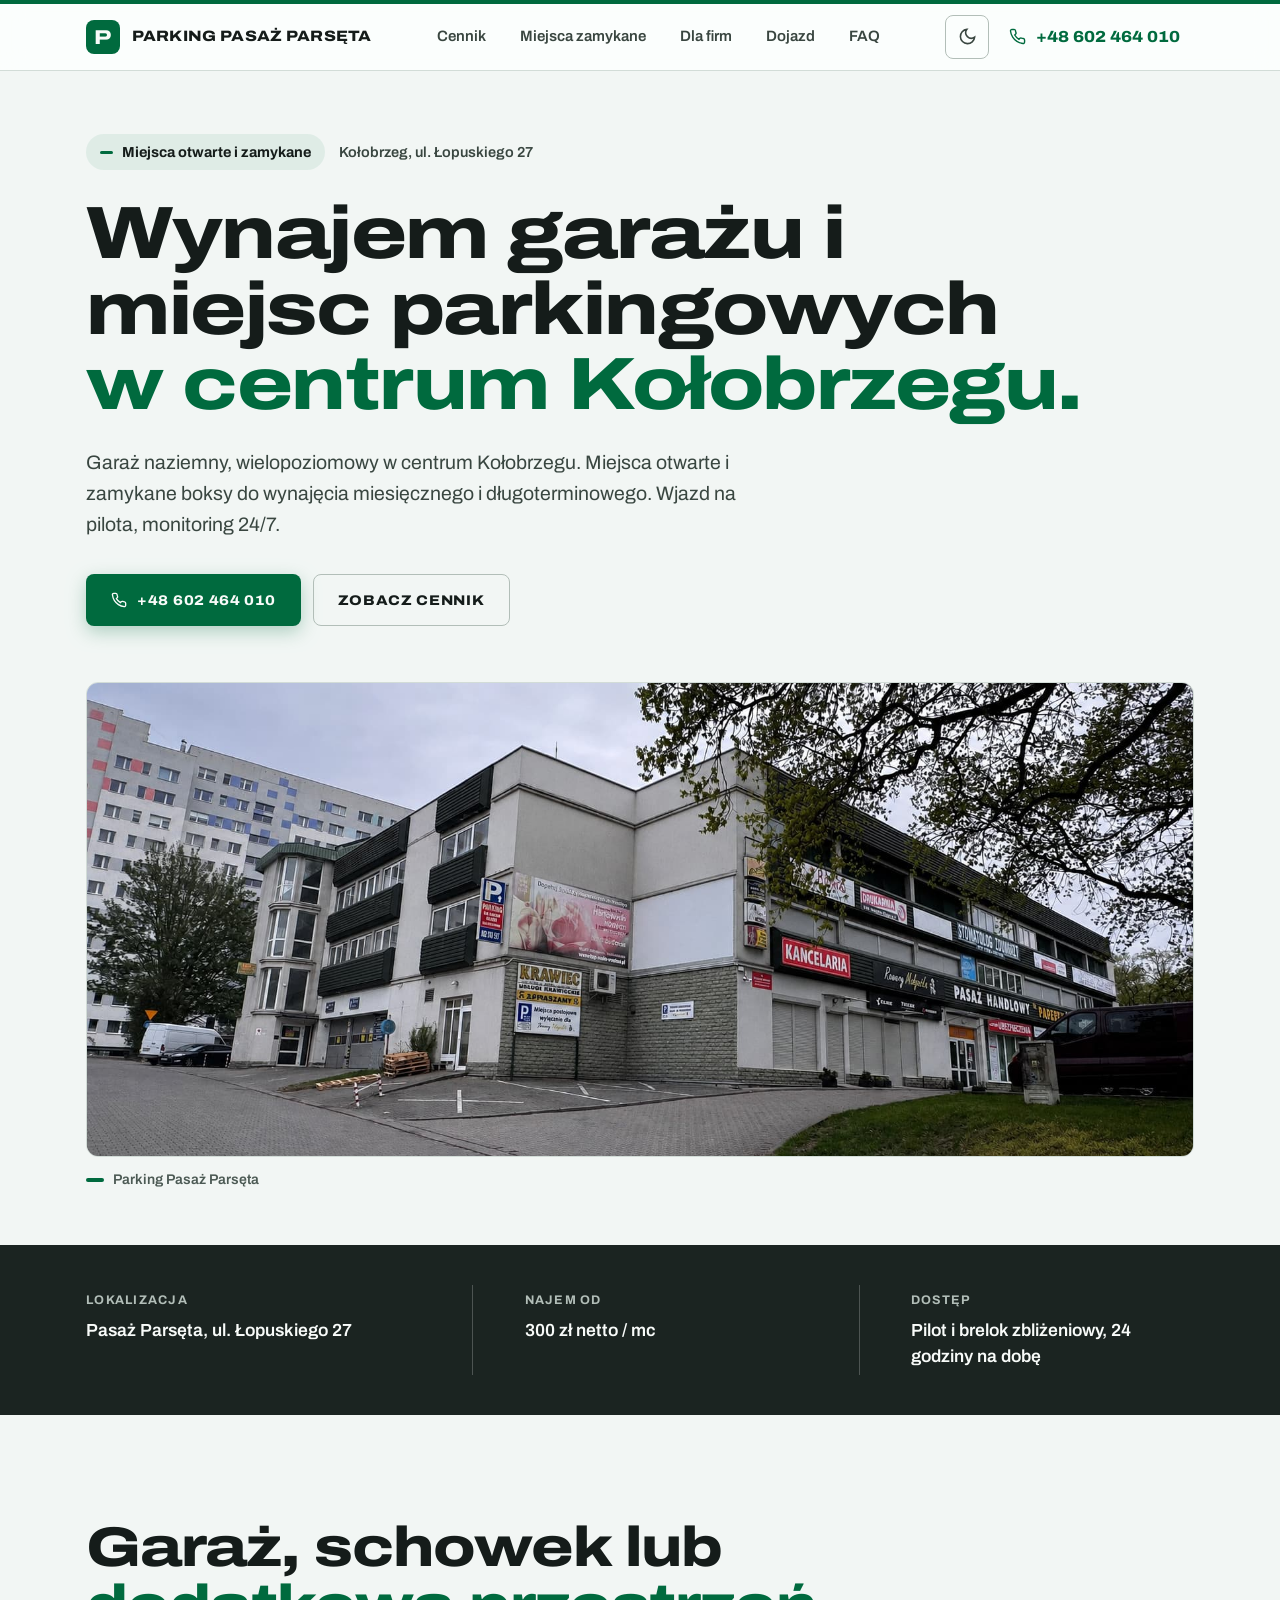
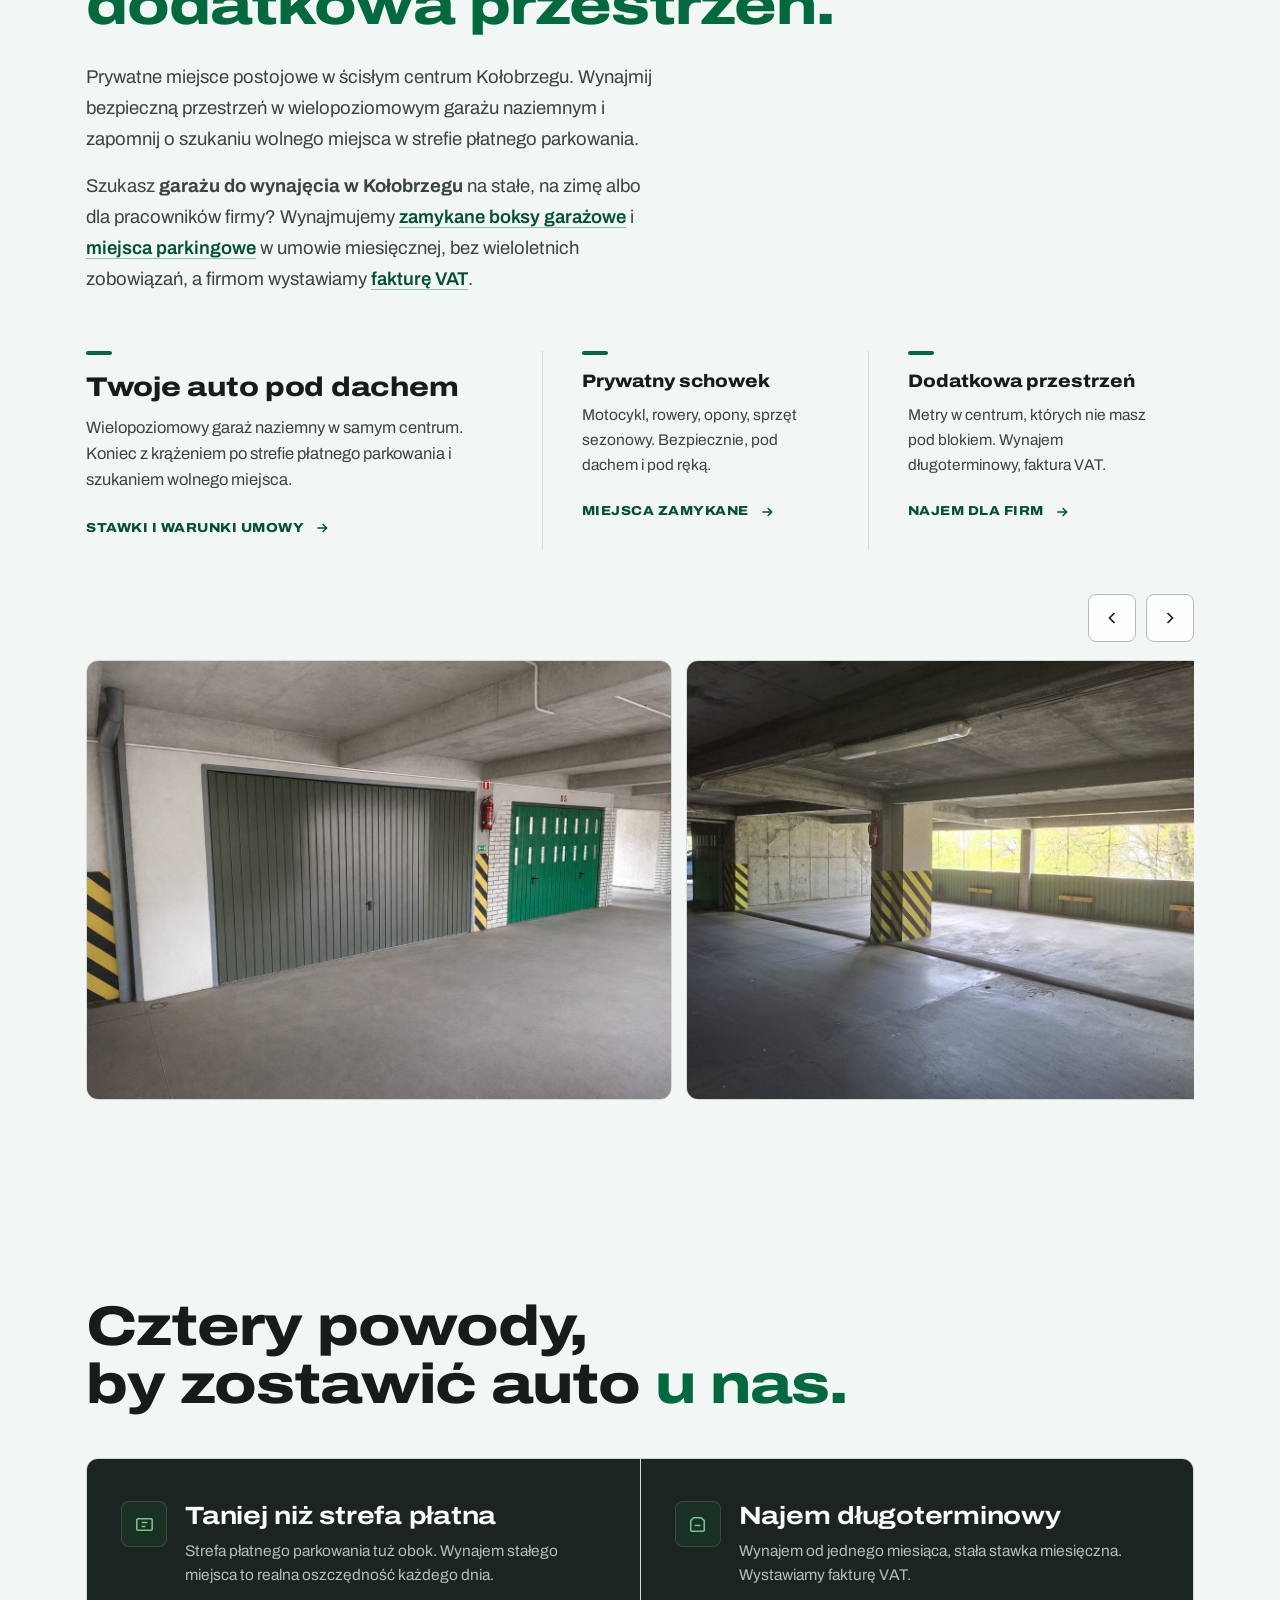
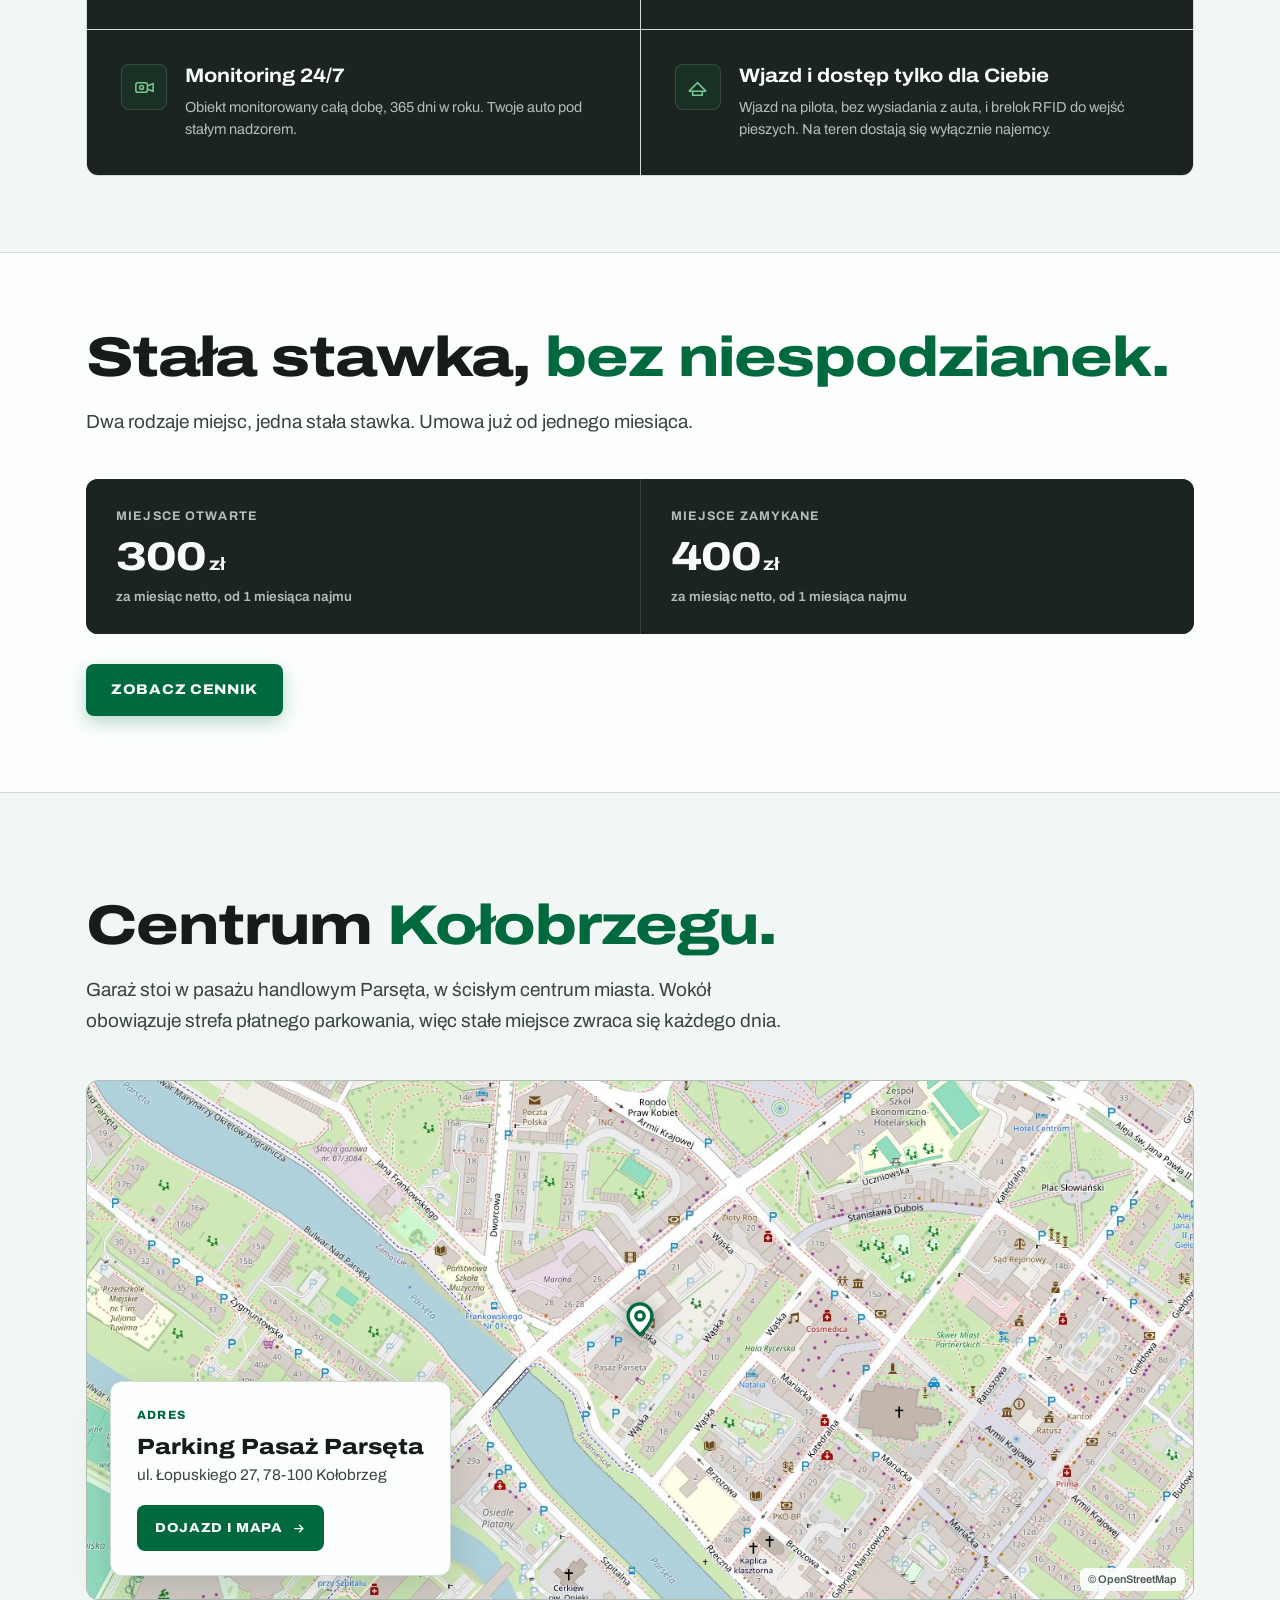
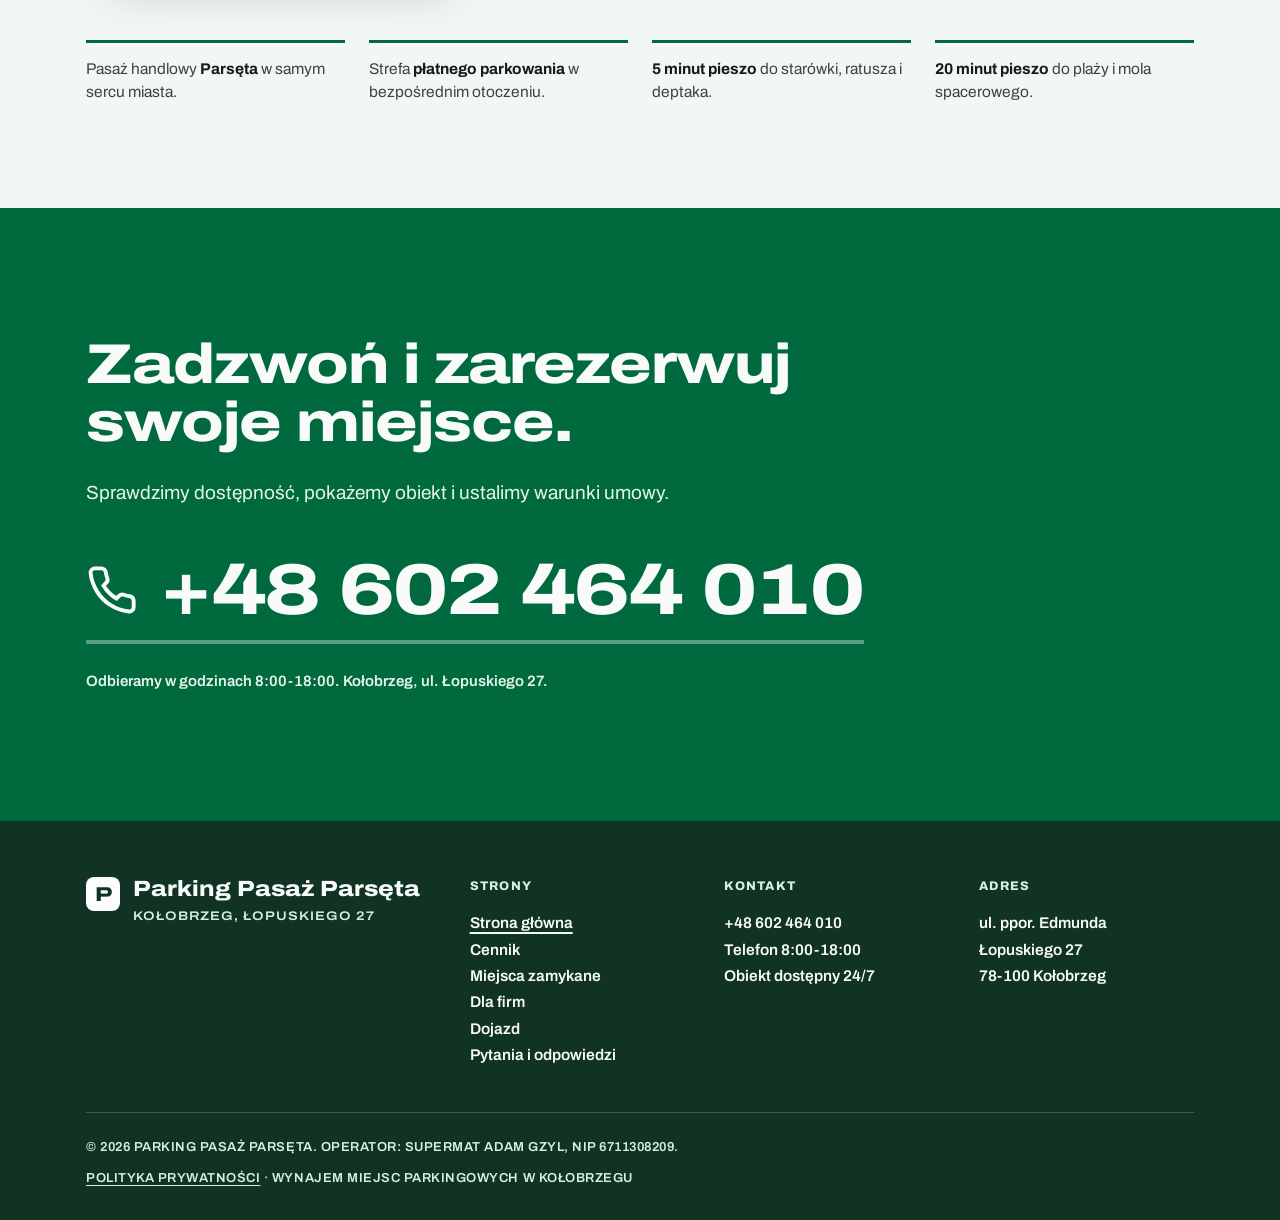
<file: index.html>
<!DOCTYPE html>
<html lang="pl"><head>
<meta charset="UTF-8">

<!-- Adresy bez .html. GitHub Pages serwuje /cennik i /cennik.html jako to samo, ale jako
     hosting statyczny nie potrafi przekierowania 301. Ten skrypt sprowadza stary adres
     z .html do wersji czystej jeszcze przed renderem; `replace` nie zostawia wpisu
     w historii, wiec przycisk Wstecz dziala normalnie. Bez JS strona dziala tak samo,
     zmienia sie tylko to, co widac w pasku adresu. -->
<script>
  (function(){var p=location.pathname;if(location.protocol!=='http:'&&location.protocol!=='https:')return;if(!/\.html$/.test(p))return;location.replace((p==='/index.html'?'/':p.slice(0,-5))+location.search+location.hash);})();
</script>
<meta name="viewport" content="width=device-width, initial-scale=1.0, viewport-fit=cover">
<meta name="color-scheme" content="light dark">
<meta name="theme-color" media="(prefers-color-scheme: light)" content="#f5f7f4">
<meta name="theme-color" media="(prefers-color-scheme: dark)" content="#191c20">

<!-- ============ PODSTAWOWE SEO ============ -->
<title>Wynajem garażu i miejsca parkingowego w Kołobrzegu, od 300 zł/mc | Pasaż Parsęta</title>
<meta name="description" content="Garaż i miejsce parkingowe do wynajęcia w centrum Kołobrzegu, ul. Łopuskiego 27. Najem miesięczny i długoterminowy, boksy zamykane, monitoring 24/7, od 300 zł netto/mc.">
<meta name="author" content="Parking Pasaż Parsęta">
<meta name="robots" content="index, follow">
<link rel="canonical" href="https://parkingwkolobrzegu.pl/">

<!-- ============ IKONA (favicon) -zielona tabliczka „P" systemu „Dzienna zmiana" ============ -->
<link rel="icon" type="image/svg+xml" href="favicon2.svg">
<link rel="icon" type="image/png" sizes="32x32" href="favicon2-32.png">
<link rel="apple-touch-icon" href="apple-touch-icon2.png">

<!-- ============ GEO / LOKALIZACJA ============ -->
<meta name="geo.region" content="PL-ZP">
<meta name="geo.placename" content="Kołobrzeg">
<meta name="geo.position" content="54.1766093;15.5712616">
<meta name="ICBM" content="54.1766093, 15.5712616">

<!-- ============ OPEN GRAPH / TWITTER ============ -->
<meta property="og:type" content="website">
<meta property="og:locale" content="pl_PL">
<meta property="og:site_name" content="Parking Pasaż Parsęta">
<meta property="og:title" content="Wynajem garażu i miejsca parkingowego w Kołobrzegu">
<meta property="og:description" content="Garaż naziemny w centrum Kołobrzegu. Miejsca otwarte i zamykane na wynajem, monitoring 24/7, wjazd na pilota. Najem długoterminowy od 300 zł netto/mc.">
<meta property="og:url" content="https://parkingwkolobrzegu.pl/">
<meta property="og:image" content="https://parkingwkolobrzegu.pl/zdjecia/parking-kolobrzeg-garaz-wielopoziomowy.jpg">
<meta property="og:image:alt" content="Parking Pasaż Parsęta w Kołobrzegu">
<meta name="twitter:card" content="summary_large_image">
<meta name="twitter:title" content="Wynajem garażu i miejsca parkingowego w Kołobrzegu">
<meta name="twitter:description" content="Garaż naziemny w centrum Kołobrzegu. Miejsca otwarte i zamykane na wynajem, monitoring 24/7, wjazd na pilota.">
<meta name="twitter:image" content="https://parkingwkolobrzegu.pl/zdjecia/parking-kolobrzeg-garaz-wielopoziomowy.jpg">

<!-- ============ DANE STRUKTURALNE ============
     Obiekt firmy opisujemy JEDEN raz, tutaj, pod jawnym @id.
     Podstrony nie powtarzają całego obiektu, tylko odwołują się do tego @id.
     ================================================================ -->
<script type="application/ld+json">
{
  "@context": "https://schema.org",
  "@graph": [
    {
      "@type": "WebSite",
      "@id": "https://parkingwkolobrzegu.pl/#witryna",
      "url": "https://parkingwkolobrzegu.pl/",
      "name": "Parking Pasaż Parsęta",
      "inLanguage": "pl-PL",
      "publisher": { "@id": "https://parkingwkolobrzegu.pl/#organizacja" }
    },
    {
      "@type": ["ParkingFacility", "LocalBusiness"],
      "@id": "https://parkingwkolobrzegu.pl/#organizacja",
      "name": "Parking Pasaż Parsęta",
      "legalName": "Supermat Adam Gzyl",
      "taxID": "6711308209",
      "description": "Wynajem garażu i miejsc parkingowych w centrum Kołobrzegu, najem miesięczny i długoterminowy. Garaż naziemny, miejsca otwarte i zamykane, monitoring 24/7, wjazd na pilota, dostęp na kartę RFID.",
      "url": "https://parkingwkolobrzegu.pl/",
      "image": "https://parkingwkolobrzegu.pl/zdjecia/parking-kolobrzeg-garaz-wielopoziomowy.jpg",
      "telephone": "+48602464010",
      "priceRange": "300-400 PLN",
      "currenciesAccepted": "PLN",
      "address": {
        "@type": "PostalAddress",
        "streetAddress": "ul. ppor. Edmunda Łopuskiego 27",
        "addressLocality": "Kołobrzeg",
        "postalCode": "78-100",
        "addressRegion": "zachodniopomorskie",
        "addressCountry": "PL"
      },
      "geo": {
        "@type": "GeoCoordinates",
        "latitude": 54.1766093,
        "longitude": 15.5712616
      },
      "hasMap": "https://www.google.com/maps/place/?q=place_id:0x470015a2e929a23d:0x237d68a1921408e3",
      "sameAs": [
        "https://www.google.com/maps/place/?q=place_id:0x470015a2e929a23d:0x237d68a1921408e3"
      ],
      "areaServed": { "@type": "City", "name": "Kołobrzeg" },
      "openingHoursSpecification": [
        {
          "@type": "OpeningHoursSpecification",
          "dayOfWeek": ["Monday", "Tuesday", "Wednesday", "Thursday", "Friday", "Saturday", "Sunday"],
          "opens": "00:00",
          "closes": "23:59",
          "description": "Najemcy mają dostęp do obiektu całą dobę."
        }
      ],
      "contactPoint": {
        "@type": "ContactPoint",
        "telephone": "+48602464010",
        "contactType": "customer service",
        "availableLanguage": "pl",
        "hoursAvailable": {
          "@type": "OpeningHoursSpecification",
          "dayOfWeek": ["Monday", "Tuesday", "Wednesday", "Thursday", "Friday", "Saturday", "Sunday"],
          "opens": "08:00",
          "closes": "18:00"
        }
      },
      "amenityFeature": [
        { "@type": "LocationFeatureSpecification", "name": "Monitoring 24/7", "value": true },
        { "@type": "LocationFeatureSpecification", "name": "Brama automatyczna na pilota", "value": true },
        { "@type": "LocationFeatureSpecification", "name": "Dostęp na kartę RFID", "value": true },
        { "@type": "LocationFeatureSpecification", "name": "Miejsca zadaszone", "value": true },
        { "@type": "LocationFeatureSpecification", "name": "Miejsca zamykane (boksy)", "value": true },
        { "@type": "LocationFeatureSpecification", "name": "Faktura VAT", "value": true }
      ]
    }
  ]
}
</script>

<!-- Czcionka Archivo hostowana lokalnie (bez zapytań do Google -szybszy render, czystsze RODO) -->
<link rel="preload" as="font" type="font/woff2" href="fonts/archivo-latin.woff2" crossorigin>
<link rel="preload" as="font" type="font/woff2" href="fonts/archivo-latin-ext.woff2" crossorigin>
<link rel="stylesheet" href="styles.css">
<script>
  /* Motyw: świadomy wybór (jeśli istnieje) ustawiamy przed pierwszym malowaniem, by uniknąć mignięcia.
     Klasę `js` też, żeby elementy odsłaniane przy przewijaniu nie mrugnęły.
     Gdyby app.js nie wystartował (404, blokada skryptów), timer zdejmuje klasę i strona
     wraca do pełnego wariantu bez JS. */
  (function(){var h=document.documentElement;try{var t=localStorage.getItem('motyw');if(t==='dark'||t==='light')h.setAttribute('data-theme',t);}catch(e){}h.classList.add('js');setTimeout(function(){if(!window.__pkGotowe)h.classList.remove('js');},2500);})();
</script>
<script src="app.js" defer></script>
</head>
<body>

<a class="skip-link" href="#tresc">Przejdź do treści</a>

<!-- ================================================================
     GÓRNA LISTWA -nawigacja między stronami (prawdziwe linki, działa bez JS)
     ================================================================ -->
<header class="topbar">
  <div class="container topbar-inner">
    <a href="/" class="brand" aria-current="page">
      <span class="brand-mark" aria-hidden="true">P</span>
      <span class="brand-name">Parking Pasaż Parsęta</span>
    </a>
    <nav class="mainnav" aria-label="Nawigacja główna">
      <a href="/cennik">Cennik</a>
      <a href="/miejsca-zamykane">Miejsca zamykane</a>
      <a href="/dla-firm">Dla firm</a>
      <a href="/dojazd">Dojazd</a>
      <a href="/faq">FAQ</a>
    </nav>
    <div class="topbar-actions">
      <button type="button" class="theme-toggle" data-theme-toggle aria-label="Włącz tryb ciemny" aria-pressed="false" title="Zmień motyw">
        <svg class="icon-moon" viewBox="0 0 24 24" aria-hidden="true"><path d="M21 12.79A9 9 0 1 1 11.21 3 7 7 0 0 0 21 12.79z"></path></svg>
        <svg class="icon-sun" viewBox="0 0 24 24" aria-hidden="true"><circle cx="12" cy="12" r="4.2"></circle><path d="M12 2v2.4M12 19.6V22M4.22 4.22l1.7 1.7M18.08 18.08l1.7 1.7M2 12h2.4M19.6 12H22M4.22 19.78l1.7-1.7M18.08 5.92l1.7-1.7"></path></svg>
      </button>
      <a href="tel:+48602464010" class="topbar-tel" aria-label="Zadzwoń: +48 602 464 010">
        <svg viewBox="0 0 24 24" aria-hidden="true"><path d="M22 16.92v3a2 2 0 01-2.18 2 19.79 19.79 0 01-8.63-3.07 19.5 19.5 0 01-6-6 19.79 19.79 0 01-3.07-8.67A2 2 0 014.11 2h3a2 2 0 012 1.72c.13.96.37 1.9.72 2.81a2 2 0 01-.45 2.11L8.09 9.91a16 16 0 006 6l1.27-1.27a2 2 0 012.11-.45c.91.35 1.85.59 2.81.72A2 2 0 0122 16.92z"></path></svg>
        <span class="tel-num">+48&nbsp;602&nbsp;464&nbsp;010</span>
      </a>
      <button type="button" class="navtoggle" popovertarget="menu-witryny" aria-label="Menu witryny" title="Menu witryny">
        <svg class="icon-burger" viewBox="0 0 24 24" aria-hidden="true"><path d="M4 7h16M4 12h16M4 17h16"></path></svg>
        <svg class="icon-close" viewBox="0 0 24 24" aria-hidden="true"><path d="M6 6l12 12M18 6L6 18"></path></svg>
      </button>
    </div>
  </div>
</header>

<!-- ================================================================
     ARKUSZ MENU (≤900px)

     Natywny popover: warstwa górna, Esc, zamknięcie kliknięciem obok
     i powrót fokusu na przycisk pochodzą od przeglądarki, nie od JS.
     Bez wsparcia popovera reguła @supports w styles.css chowa ten blok,
     a nawigację przejmują chipy w listwie.
     ================================================================ -->
<div class="navsheet" id="menu-witryny" popover>
  <nav class="navsheet-nav" aria-label="Nawigacja witryny">
    <a href="/" aria-current="page">Strona główna</a>
    <a href="/cennik">Cennik</a>
    <a href="/miejsca-zamykane">Miejsca zamykane</a>
    <a href="/dla-firm">Dla firm</a>
    <a href="/dojazd">Dojazd</a>
    <a href="/faq">Pytania i odpowiedzi</a>
  </nav>
  <div class="navsheet-foot">
    <a class="navsheet-tel" href="tel:+48602464010" aria-label="Zadzwoń: +48 602 464 010">
      <svg viewBox="0 0 24 24" aria-hidden="true"><path d="M22 16.92v3a2 2 0 01-2.18 2 19.79 19.79 0 01-8.63-3.07 19.5 19.5 0 01-6-6 19.79 19.79 0 01-3.07-8.67A2 2 0 014.11 2h3a2 2 0 012 1.72c.13.96.37 1.9.72 2.81a2 2 0 01-.45 2.11L8.09 9.91a16 16 0 006 6l1.27-1.27a2 2 0 012.11-.45c.91.35 1.85.59 2.81.72A2 2 0 0122 16.92z"></path></svg>
      +48&nbsp;602&nbsp;464&nbsp;010
    </a>
    <p class="navsheet-godziny">Telefon 8:00-18:00. Obiekt dostępny 24/7.</p>
    <div class="navsheet-theme">
      <span>Motyw</span>
      <button type="button" class="theme-toggle" data-theme-toggle aria-label="Włącz tryb ciemny" aria-pressed="false" title="Zmień motyw">
        <svg class="icon-moon" viewBox="0 0 24 24" aria-hidden="true"><path d="M21 12.79A9 9 0 1 1 11.21 3 7 7 0 0 0 21 12.79z"></path></svg>
        <svg class="icon-sun" viewBox="0 0 24 24" aria-hidden="true"><circle cx="12" cy="12" r="4.2"></circle><path d="M12 2v2.4M12 19.6V22M4.22 4.22l1.7 1.7M18.08 18.08l1.7 1.7M2 12h2.4M19.6 12H22M4.22 19.78l1.7-1.7M18.08 5.92l1.7-1.7"></path></svg>
      </button>
    </div>
  </div>
</div>
<!-- /navsheet -->

<main id="tresc" tabindex="-1">

<!-- ================================================================
     HERO
     ================================================================ -->
<section class="hero" aria-label="Wprowadzenie">
  <div class="container">

    <div class="hero-copy">
      <div class="hero-meta">
        <span class="live">Miejsca otwarte i zamykane</span>
        <span>Kołobrzeg, ul. Łopuskiego 27</span>
      </div>
      <h1>Wynajem garażu i miejsc parkingowych <em>w&nbsp;centrum Kołobrzegu.</em></h1>
      <p class="hero-lead">
        Garaż naziemny, wielopoziomowy w centrum Kołobrzegu.
        Miejsca otwarte i zamykane boksy do wynajęcia miesięcznego i długoterminowego.
        Wjazd na pilota, monitoring 24/7.
      </p>
      <div class="hero-actions">
        <a href="tel:+48602464010" class="btn btn-primary">
          <svg viewBox="0 0 24 24" aria-hidden="true"><path d="M22 16.92v3a2 2 0 01-2.18 2 19.79 19.79 0 01-8.63-3.07 19.5 19.5 0 01-6-6 19.79 19.79 0 01-3.07-8.67A2 2 0 014.11 2h3a2 2 0 012 1.72c.13.96.37 1.9.72 2.81a2 2 0 01-.45 2.11L8.09 9.91a16 16 0 006 6l1.27-1.27a2 2 0 012.11-.45c.91.35 1.85.59 2.81.72A2 2 0 0122 16.92z"></path></svg>
          <span class="cta-call">Zadzwoń teraz</span><span class="cta-num">+48&nbsp;602&nbsp;464&nbsp;010</span>
        </a>
        <a href="/cennik" class="btn btn-secondary">Zobacz cennik</a>
      </div>
    </div>

    <figure class="hero-photo">
      <img src="zdjecia/parking-kolobrzeg-garaz-wielopoziomowy.jpg" width="1672" height="941" fetchpriority="high" decoding="async"
           alt="Parking w Kołobrzegu, garaż wielopoziomowy Pasaż Parsęta, ul. Łopuskiego 27">
      <figcaption>Parking Pasaż Parsęta</figcaption>
    </figure>

  </div>
</section>

<!-- ================================================================
     CIEMNY PAS FAKTÓW
     ================================================================ -->
<div class="facts on-dark" role="region" aria-label="Najważniejsze informacje">
  <div class="container facts-grid">
    <div>
      <div class="fact-label">Lokalizacja</div>
      <div class="fact-value">Pasaż Parsęta, ul. Łopuskiego 27</div>
    </div>
    <div>
      <div class="fact-label">Najem od</div>
      <div class="fact-value">300 zł netto / mc</div>
    </div>
    <div>
      <div class="fact-label">Dostęp</div>
      <div class="fact-value">Pilot i brelok zbliżeniowy, 24 godziny na dobę</div>
    </div>
  </div>
</div>

<!-- ================================================================
     O OBIEKCIE -czym to jest i do czego służy
     ================================================================ -->
<section id="o-obiekcie">
  <div class="container">

    <h2 class="section-title">Garaż, schowek lub <em>dodatkowa przestrzeń.</em></h2>
    <div class="prose-narrow">
      <p>
        Prywatne miejsce postojowe w ścisłym centrum Kołobrzegu. Wynajmij bezpieczną
        przestrzeń w wielopoziomowym garażu naziemnym i zapomnij o szukaniu wolnego
        miejsca w strefie płatnego parkowania.
      </p>
      <p>
        Szukasz <strong>garażu do wynajęcia w Kołobrzegu</strong> na stałe, na zimę albo dla
        pracowników firmy? Wynajmujemy <a class="link-inline" href="/miejsca-zamykane">zamykane boksy garażowe</a>
        i <a class="link-inline" href="/cennik">miejsca parkingowe</a> w umowie miesięcznej, bez
        wieloletnich zobowiązań, a firmom wystawiamy <a class="link-inline" href="/dla-firm">fakturę VAT</a>.
      </p>
    </div>

    <div class="uses">
      <div class="use use--primary">
        <h3 class="use-title">Twoje auto pod dachem</h3>
        <p class="use-desc">Wielopoziomowy garaż naziemny w samym centrum. Koniec z krążeniem po strefie płatnego parkowania i szukaniem wolnego miejsca.</p>
        <a class="link-next" href="/cennik">Stawki i warunki umowy
          <svg viewBox="0 0 24 24" aria-hidden="true"><path d="M5 12h13M13 6l6 6-6 6"></path></svg>
        </a>
      </div>
      <div class="use">
        <h3 class="use-title">Prywatny schowek</h3>
        <p class="use-desc">Motocykl, rowery, opony, sprzęt sezonowy. Bezpiecznie, pod dachem i pod ręką.</p>
        <a class="link-next" href="/miejsca-zamykane">Miejsca zamykane
          <svg viewBox="0 0 24 24" aria-hidden="true"><path d="M5 12h13M13 6l6 6-6 6"></path></svg>
        </a>
      </div>
      <div class="use">
        <h3 class="use-title">Dodatkowa przestrzeń</h3>
        <p class="use-desc">Metry w centrum, których nie masz pod blokiem. Wynajem długoterminowy, faktura VAT.</p>
        <a class="link-next" href="/dla-firm">Najem dla firm
          <svg viewBox="0 0 24 24" aria-hidden="true"><path d="M5 12h13M13 6l6 6-6 6"></path></svg>
        </a>
      </div>
    </div>

    <!-- Pas zdjęć obiektu (filmstrip, przewija się natywnie także bez JS) -->
    <div class="gallery-head">
      <div class="gallery-arrows">
        <button type="button" data-strip-prev aria-label="Przewiń galerię w lewo">
          <svg viewBox="0 0 24 24" aria-hidden="true"><path d="M15 18l-6-6 6-6"></path></svg>
        </button>
        <button type="button" data-strip-next aria-label="Przewiń galerię w prawo">
          <svg viewBox="0 0 24 24" aria-hidden="true"><path d="M9 18l6-6-6-6"></path></svg>
        </button>
      </div>
    </div>
    <div class="strip" tabindex="0" role="group" aria-label="Galeria zdjęć parkingu, przewijana w poziomie">
      <figure><img loading="lazy" decoding="async" src="zdjecia/miejsce-zamykane-garaz-kolobrzeg-1200.jpg" width="1200" height="900" alt="Zamykane miejsce parkingowe w garażu w Kołobrzegu"></figure>
      <figure><img loading="lazy" decoding="async" src="zdjecia/miejsce-parkingowe-otwarte-kolobrzeg-1200.jpg" width="1200" height="900" alt="Otwarte miejsce parkingowe na wynajem w Kołobrzegu"></figure>
      <figure><img loading="lazy" decoding="async" src="zdjecia/wejscie-na-parking-kolobrzeg-1200.jpg" srcset="zdjecia/wejscie-na-parking-kolobrzeg-1200.jpg 675w, zdjecia/wejscie-na-parking-kolobrzeg.jpg 1152w" sizes="248px" width="675" height="1200" alt="Wejście do parkingu Pasaż Parsęta w Kołobrzegu"></figure>
      <figure><img loading="lazy" decoding="async" src="zdjecia/wjazd-na-parking-lopuskiego-kolobrzeg-1200.jpg" srcset="zdjecia/wjazd-na-parking-lopuskiego-kolobrzeg-1200.jpg 1200w, zdjecia/wjazd-na-parking-lopuskiego-kolobrzeg.jpg 2048w" sizes="(max-width: 740px) 500px, (max-width: 1160px) 68vw, 785px" width="2048" height="1152" alt="Wjazd na parking przy ul. Łopuskiego 27 w Kołobrzegu"></figure>
      <figure><img loading="lazy" decoding="async" src="zdjecia/budynek-garazu-centrum-kolobrzeg-1200.jpg" srcset="zdjecia/budynek-garazu-centrum-kolobrzeg-1200.jpg 675w, zdjecia/budynek-garazu-centrum-kolobrzeg.jpg 1152w" sizes="248px" width="675" height="1200" alt="Budynek garażu wielopoziomowego w centrum Kołobrzegu"></figure>
      <figure><img loading="lazy" decoding="async" src="zdjecia/wnetrze-garazu-parking-kolobrzeg-1200.jpg" srcset="zdjecia/wnetrze-garazu-parking-kolobrzeg-1200.jpg 1200w, zdjecia/wnetrze-garazu-parking-kolobrzeg.jpg 2048w" sizes="(max-width: 740px) 500px, (max-width: 1160px) 68vw, 785px" width="2048" height="1152" alt="Przestrzeń parkingowa wewnątrz garażu w Kołobrzegu"></figure>
      <figure><img loading="lazy" decoding="async" src="zdjecia/miejsca-postojowe-garaz-naziemny-kolobrzeg-1200.jpg" srcset="zdjecia/miejsca-postojowe-garaz-naziemny-kolobrzeg-1200.jpg 1200w, zdjecia/miejsca-postojowe-garaz-naziemny-kolobrzeg.jpg 2048w" sizes="(max-width: 740px) 500px, (max-width: 1160px) 68vw, 785px" width="2048" height="1152" alt="Miejsca postojowe w garażu naziemnym Kołobrzeg centrum"></figure>
    </div>
    <p class="strip-hint">Przesuń w bok, by zobaczyć więcej</p>

  </div>
</section>

<!-- ================================================================
     ATUTY -jedna ciemna tablica informacyjna
     ================================================================ -->
<section aria-labelledby="atuty-title" class="tight">
  <div class="container">
    <h2 class="section-title reveal" id="atuty-title">Cztery powody, <br>by zostawić auto <em>u nas.</em></h2>

    <div class="features-board on-dark reveal">

      <div class="feature feature--primary">
        <div class="feature-icon" aria-hidden="true"><svg viewBox="0 0 24 24"><rect x="4" y="6" width="16" height="12" rx="1"></rect><path d="M9 10h6M9 14h4"></path></svg></div>
        <h3>Taniej niż strefa płatna</h3>
        <p>Strefa płatnego parkowania tuż obok. Wynajem stałego miejsca to realna oszczędność każdego dnia.</p>
      </div>

      <div class="feature feature--primary">
        <div class="feature-icon" aria-hidden="true"><svg viewBox="0 0 24 24"><path d="M5 8l3-3h8l3 3v10a1 1 0 01-1 1H6a1 1 0 01-1-1V8z"></path><path d="M9 13h6"></path></svg></div>
        <h3>Najem długoterminowy</h3>
        <p>Wynajem od jednego miesiąca, stała stawka miesięczna. Wystawiamy fakturę VAT.</p>
      </div>

      <div class="feature">
        <div class="feature-icon" aria-hidden="true"><svg viewBox="0 0 24 24"><rect x="3" y="7" width="12" height="10" rx="2"></rect><path d="M15 10.5l6-2.5v8l-6-2.5"></path><circle cx="9" cy="12" r="2"></circle></svg></div>
        <h3>Monitoring 24/7</h3>
        <p>Obiekt monitorowany całą dobę, 365 dni w roku. Twoje auto pod stałym nadzorem.</p>
      </div>

      <div class="feature">
        <div class="feature-icon" aria-hidden="true"><svg viewBox="0 0 24 24"><path d="M3 16l9-9 9 9M3 16h18M7 16v4h10v-4"></path></svg></div>
        <h3>Wjazd i dostęp tylko dla Ciebie</h3>
        <p>Wjazd na pilota, bez wysiadania z auta, i brelok RFID do wejść pieszych. Na teren dostają się wyłącznie najemcy.</p>
      </div>

    </div>
  </div>
</section>

<!-- ================================================================
     CENNIK -skrót, pełne stawki na /cennik
     ================================================================ -->
<section id="cennik-skrot" class="pricing tight">
  <div class="container">
    <h2 class="section-title">Stała stawka, <em>bez niespodzianek.</em></h2>
    <p class="section-lead">
      Dwa rodzaje miejsc, jedna stała stawka. Umowa już od jednego miesiąca.
    </p>

    <div class="rate-strip rate-strip--2 on-dark reveal">
      <div>
        <div class="r-label">Miejsce otwarte</div>
        <div class="r-value">300<span class="r-cur">zł</span></div>
        <div class="r-unit">za miesiąc netto, od 1 miesiąca najmu</div>
      </div>
      <div>
        <div class="r-label">Miejsce zamykane</div>
        <div class="r-value">400<span class="r-cur">zł</span></div>
        <div class="r-unit">za miesiąc netto, od 1 miesiąca najmu</div>
      </div>
    </div>

    <div class="btn-row">
      <a href="/cennik" class="btn btn-primary">Zobacz cennik</a>
    </div>
  </div>
</section>

<!-- ================================================================
     LOKALIZACJA -skrót, dokładny dojazd na /dojazd.
     Podglad mapy jest statyczny i serwowany z naszego hostingu, więc ta
     strona nie wysyła do Google żadnych zapytań i nie potrzebuje zgody.
     ================================================================ -->
<section id="lokalizacja">
  <div class="container">

    <h2 class="section-title">Centrum <em>Kołobrzegu.</em></h2>
    <p class="section-lead">
      Garaż stoi w pasażu handlowym Parsęta, w ścisłym centrum miasta.
      Wokół obowiązuje strefa płatnego parkowania, więc stałe miejsce zwraca się każdego dnia.
    </p>

    <div class="location-map-wrap reveal">
      <div class="location-map">
        <div class="map-placeholder">
          <img class="map-static" src="zdjecia/mapa-parking-kolobrzeg-lopuskiego.jpg" width="1400" height="640" loading="lazy" decoding="async"
               alt="Mapa okolicy: Parking Pasaż Parsęta przy ul. Łopuskiego 27 w centrum Kołobrzegu">
          <span class="map-pin" aria-hidden="true"><svg viewBox="0 0 24 24"><path d="M12 21s-6.5-5.4-6.5-10.2a6.5 6.5 0 0113 0C18.5 15.6 12 21 12 21z"></path><circle cx="12" cy="10.8" r="2.3"></circle></svg></span>
          <a class="map-attrib" href="https://www.openstreetmap.org/copyright" target="_blank" rel="noopener">© OpenStreetMap</a>
        </div>
      </div>
      <div class="address-plate">
        <div class="label">Adres</div>
        <div class="name">Parking Pasaż Parsęta</div>
        <div class="street">ul. Łopuskiego 27, 78-100 Kołobrzeg</div>
        <a href="/dojazd" class="maps-link">
          Dojazd i mapa
          <svg viewBox="0 0 24 24" aria-hidden="true"><path d="M5 12h13M13 6l6 6-6 6"></path></svg>
        </a>
      </div>
    </div>

    <ul class="location-points reveal">
      <li>Pasaż handlowy <strong>Parsęta</strong> w samym sercu miasta.</li>
      <li>Strefa <strong>płatnego parkowania</strong> w bezpośrednim otoczeniu.</li>
      <li><strong>5 minut pieszo</strong> do starówki, ratusza i deptaka.</li>
      <li><strong>20 minut pieszo</strong> do plaży i mola spacerowego.</li>
    </ul>

  </div>
</section>

<!-- ================================================================
     KONTAKT -zielony finał
     ================================================================ -->
<section id="kontakt" class="contact on-dark">
  <div class="container">
    <h2 class="section-title reveal">Zadzwoń i&nbsp;zarezerwuj swoje miejsce.</h2>
    <p class="contact-lead reveal">Sprawdzimy dostępność, pokażemy obiekt i ustalimy warunki umowy.</p>
    <div class="reveal">
      <a href="tel:+48602464010" class="contact-phone">
        <svg viewBox="0 0 24 24" aria-hidden="true"><path d="M22 16.92v3a2 2 0 01-2.18 2 19.79 19.79 0 01-8.63-3.07 19.5 19.5 0 01-6-6 19.79 19.79 0 01-3.07-8.67A2 2 0 014.11 2h3a2 2 0 012 1.72c.13.96.37 1.9.72 2.81a2 2 0 01-.45 2.11L8.09 9.91a16 16 0 006 6l1.27-1.27a2 2 0 012.11-.45c.91.35 1.85.59 2.81.72A2 2 0 0122 16.92z"></path></svg>
        +48&nbsp;602&nbsp;464&nbsp;010
      </a>
      <p class="contact-sub">Odbieramy w godzinach 8:00-18:00. Kołobrzeg, ul. Łopuskiego 27.</p>
    </div>
  </div>
</section>

</main>

<!-- ================================================================
     STOPKA -pełna nawigacja witryny (dostępna też na końcu strony)
     ================================================================ -->
<footer class="on-dark">
  <div class="container">
    <div class="footer-grid">
      <div class="footer-brand">
        <span class="brand-mark" aria-hidden="true">P</span>
        <span>Parking Pasaż Parsęta
        <span class="small">Kołobrzeg, Łopuskiego 27</span></span>
      </div>
      <nav class="footer-col" aria-label="Strony witryny">
        <h3>Strony</h3>
        <a href="/" aria-current="page">Strona główna</a>
        <a href="/cennik">Cennik</a>
        <a href="/miejsca-zamykane">Miejsca zamykane</a>
        <a href="/dla-firm">Dla firm</a>
        <a href="/dojazd">Dojazd</a>
        <a href="/faq">Pytania i odpowiedzi</a>
      </nav>
      <div class="footer-col">
        <h3>Kontakt</h3>
        <a href="tel:+48602464010">+48&nbsp;602&nbsp;464&nbsp;010</a>
        <p>Telefon 8:00-18:00<br>Obiekt dostępny 24/7</p>
      </div>
      <div class="footer-col">
        <h3>Adres</h3>
        <p>ul. ppor. Edmunda Łopuskiego 27<br>78-100 Kołobrzeg</p>
      </div>
    </div>
    <div class="footer-bottom">
      <span>© 2026 Parking Pasaż Parsęta. Operator: Supermat Adam Gzyl, NIP 6711308209.</span>
      <span><a href="/polityka-prywatnosci">Polityka prywatności</a> · Wynajem miejsc parkingowych w Kołobrzegu</span>
    </div>
  </div>
</footer>

<!-- ================================================================
     MOBILNY PASEK POŁĄCZENIA (zawsze pod kciukiem)
     ================================================================ -->
<div class="callbar" id="callbar">
  <a href="tel:+48602464010">
    <svg viewBox="0 0 24 24" aria-hidden="true"><path d="M22 16.92v3a2 2 0 01-2.18 2 19.79 19.79 0 01-8.63-3.07 19.5 19.5 0 01-6-6 19.79 19.79 0 01-3.07-8.67A2 2 0 014.11 2h3a2 2 0 012 1.72c.13.96.37 1.9.72 2.81a2 2 0 01-.45 2.11L8.09 9.91a16 16 0 006 6l1.27-1.27a2 2 0 012.11-.45c.91.35 1.85.59 2.81.72A2 2 0 0122 16.92z"></path></svg>
    <span class="callbar-label">Zadzwoń teraz</span>
    <span class="callbar-num">+48&nbsp;602&nbsp;464&nbsp;010</span>
  </a>
</div>

</body></html>
</file>
<file: styles.css>
@charset "UTF-8";

/* ==================================================================
   Parking Pasaż Parsęta -system „Dzienna / Nocna zmiana"
   North Star: „Malowana linia" (patrz DESIGN.md)

   Jeden arkusz dla całej witryny. Wcześniej te reguły siedziały inline
   w index.html; przy witrynie wielostronicowej wspólny plik jest
   jednym źródłem prawdy i cache'uje się między podstronami.

   Spis:
    1. Czcionka (self-host)          8. Tablice i kafle
    2. Tokeny „Dziennej zmiany"      9. Cennik
    3. Reset i baza                 10. Mapa za zgodą + adres
    4. Layout i typografia          11. Galeria (filmstrip)
    5. Listwa i nawigacja           12. Dokument (FAQ, polityka, 404)
    6. Przyciski                    13. Kontakt, stopka, callbar
    7. Hero i nagłówki stron        14. Motyw ciemny, druk, a11y
   ================================================================== */

/* ============ 1. CZCIONKA -hostowana lokalnie (zero zapytań do Google) ============ */
@font-face {
  font-family: 'Archivo';
  font-style: normal;
  font-weight: 100 900;
  font-stretch: 62% 125%;
  font-display: swap;
  src: url(fonts/archivo-latin.woff2) format('woff2');
  unicode-range: U+0000-00FF, U+0131, U+0152-0153, U+02BB-02BC, U+02C6, U+02DA, U+02DC, U+0304, U+0308, U+0329, U+2000-206F, U+20AC, U+2122, U+2191, U+2193, U+2212, U+2215, U+FEFF, U+FFFD;
}
@font-face {
  font-family: 'Archivo';
  font-style: normal;
  font-weight: 100 900;
  font-stretch: 62% 125%;
  font-display: swap;
  src: url(fonts/archivo-latin-ext.woff2) format('woff2');
  unicode-range: U+0100-02BA, U+02BD-02C5, U+02C7-02CC, U+02CE-02D7, U+02DD-02FF, U+0304, U+0308, U+0329, U+1D00-1DBF, U+1E00-1E9F, U+1EF2-1EFF, U+2020, U+20A0-20AB, U+20AD-20C0, U+2113, U+2C60-2C7F, U+A720-A7FF;
}

/* ==================================================================
   2. „DZIENNA ZMIANA" -jasny system wprost ze zdjęć obiektu:
   beton, asfaltowa czerń, zieleń malowanych bram garażowych,
   jeden ślad żółtej farby znakującej przy najlepszej cenie.
   ================================================================== */
:root {
  --bg:          oklch(0.97 0.005 160);   /* beton -tło strony */
  --surface:     oklch(0.995 0.002 160);  /* białe tablice */
  --ink:         oklch(0.22 0.012 170);   /* asfalt -nagłówki */
  --ink-2:       oklch(0.38 0.018 168);   /* akapity */
  --ink-3:       oklch(0.455 0.02 168);   /* etykiety (tylko duże/krótkie) */
  --line:        oklch(0.885 0.012 165);  /* fugi między płytami */
  --line-2:      oklch(0.79 0.015 165);

  --brand:       oklch(0.46 0.115 158);   /* zieleń bram -kolor prowadzący */
  --brand-deep:  oklch(0.385 0.095 160);  /* hover / cień farby */
  /* Zieleń do DROBNEGO tekstu (etykiety, numery, kickery). W jasnym motywie to ta sama
     zieleń bram; w ciemnym rozjaśniona, bo brand na `surface` daje tam tylko 4.36:1.
     Patrz „Zasada koloru na kolorze" w DESIGN.md. */
  --brand-ink:   oklch(0.46 0.115 158);
  --brand-dark:  oklch(0.29 0.05 162);    /* stopka */
  --brand-tint:  oklch(0.945 0.028 158);  /* podświetlenie wiersza */
  --on-brand:    oklch(0.985 0.004 160);  /* tekst na zieleni */
  --on-brand-2:  oklch(0.955 0.022 156);  /* tekst drugorzędny na zieleni (≥4.5:1) */

  --board:       oklch(0.25 0.014 172);   /* ciemna tablica informacyjna */
  --board-line:  oklch(1 0 0 / 0.13);
  --on-board:    oklch(0.985 0.004 160);  /* tekst na ciemnych kaflach -zawsze jasny */
  --on-board-2:  oklch(0.79 0.015 165);
  --board-icon:    oklch(0.76 0.11 152);     /* ikony na ciemnych tablicach (oba motywy) */
  --board-icon-bg: oklch(0.62 0.16 152 / 0.1);

  --paint:       oklch(0.87 0.145 95);    /* żółta farba znakująca */
  --paint-ink:   oklch(0.31 0.065 90);

  /* powierzchnie i akcenty przełączane między motywami (patrz „NOCNA ZMIANA") */
  --topbar-bg:      oklch(0.995 0.002 160 / 0.92);  /* szklana listwa */
  --brand-wash:     oklch(0.46 0.115 158 / 0.08);   /* podświetlenie hoverów */
  --brand-wash-2:   oklch(0.46 0.115 158 / 0.12);   /* tło plakietki oszczędności */
  --head-bg:        oklch(0.22 0.012 170);          /* nagłówek tablicy cennika */
  --head-ink:       oklch(0.995 0.002 160);
  --head-ink-2:     oklch(0.80 0.012 165);
  --inline-underline: oklch(0.46 0.115 158 / 0.4);  /* podkreślenie linków w tekście */
  --on-footer:      oklch(0.985 0.004 160);         /* tekst w stopce -zawsze jasny */
  --on-footer-2:    oklch(0.93 0.035 156);
  --footer-mark-bg: oklch(0.995 0.002 160);         /* znak „P" w stopce */
  --footer-mark-ink:oklch(0.29 0.05 162);
  --plate-shadow:   0 18px 44px oklch(0.22 0.012 170 / 0.16);
  --cta-shadow:     0 6px 18px oklch(0.46 0.115 158 / 0.28);
  --cta-shadow-hi:  0 10px 24px oklch(0.46 0.115 158 / 0.34);
  /* Woal pod otwartym arkuszem menu (jedyne użycie przygaszania w systemie) */
  --scrim:          oklch(0.22 0.012 170 / 0.28);

  --sans: 'Archivo', system-ui, sans-serif;
  --r-xs: 6px;    /* drobne plakietki (oszczędność, atrybucja mapy) */
  --r-sm: 8px;    /* przyciski, plakietki */
  --r-md: 12px;   /* tablice, zdjęcia */

  /* Krzywe: mocny ease-out dla wjazdów, krótkie „ease" dla stanów.
     Wbudowane easingi są zbyt miękkie i ruch traci intencję. */
  --ease-out: cubic-bezier(0.22, 1, 0.36, 1);
  --t-press: 140ms;
  --t-state: 160ms;

  /* Semantyczna skala warstw -żadnych 999 */
  --z-callbar: 60;
  --z-topbar: 50;
  --z-plate: 2;
  --z-consent: 70;
  --z-skip: 100;
}

/* ============ 3. RESET I BAZA ============ */
* { box-sizing: border-box; margin: 0; padding: 0; }
html { scroll-behavior: smooth; }
html, body {
  background: var(--bg); color: var(--ink);
  font-family: var(--sans);
  -webkit-font-smoothing: antialiased;
  overflow-x: hidden; overflow-x: clip;
}
body { font-size: 16.5px; line-height: 1.55; overflow-wrap: break-word; -webkit-text-size-adjust: 100%; text-size-adjust: 100%; }
a { color: inherit; text-decoration: none; }
img { display: block; max-width: 100%; }
strong { font-weight: 700; }
::selection { background: var(--brand); color: var(--on-brand); }
:where(a, button, summary, [tabindex]):focus-visible {
  outline: 3px solid var(--brand); outline-offset: 2px; border-radius: var(--r-sm);
}
.on-dark :where(a, button):focus-visible { outline-color: oklch(0.97 0.01 160); }
main:focus, main:focus-visible { outline: none; }

.visually-hidden {
  position: absolute; width: 1px; height: 1px; overflow: hidden;
  clip-path: inset(50%); white-space: nowrap;
}

/* ============ 4. LAYOUT I TYPOGRAFIA ============ */
/* Poziomy padding respektuje wcięcia bezpieczne (notch) w orientacji poziomej -env()=0 na zwykłych urządzeniach */
.container {
  max-width: 1180px; margin: 0 auto; position: relative;
  padding: 0 max(clamp(20px, 4vw, 36px), env(safe-area-inset-right)) 0 max(clamp(20px, 4vw, 36px), env(safe-area-inset-left));
}
/* Wariant dokumentowy -kolumna tekstu prawnego / FAQ */
.container--doc { max-width: 880px; }

h1, h2, h3 { text-wrap: balance; }
p { text-wrap: pretty; }

section { padding: clamp(64px, 10vw, 104px) 0; }
section.tight { padding: clamp(48px, 7vw, 76px) 0; }
[id] { scroll-margin-top: 86px; }

.section-title {
  font-size: clamp(32px, 4.6vw, 56px);
  font-weight: 800; font-stretch: 122%;
  line-height: 1.04; letter-spacing: -0.018em;
  margin-bottom: 26px;
}
.section-title em { font-style: normal; color: var(--brand); }
.section-lead { font-size: clamp(16.5px, 1.8vw, 19px); line-height: 1.6; color: var(--ink-2); max-width: 38em; }
.section-title + .section-lead { margin-top: -6px; }

.prose-narrow { max-width: 64ch; }
.prose-narrow p { font-size: clamp(16.5px, 1.9vw, 18.5px); line-height: 1.68; color: var(--ink-2); }
.prose-narrow p + p { margin-top: 16px; }
.prose-narrow h3 {
  font-size: clamp(19px, 2.2vw, 23px); font-weight: 800; font-stretch: 115%;
  line-height: 1.25; letter-spacing: -0.012em; color: var(--ink);
  margin: clamp(30px, 3.6vw, 40px) 0 12px;
}
.prose-narrow h3:first-child { margin-top: 0; }
.prose-narrow a.inline, .link-inline { color: var(--brand-deep); font-weight: 600; border-bottom: 1.5px solid var(--inline-underline); }
@media (hover: hover) {
  .prose-narrow a.inline:hover, .link-inline:hover { border-bottom-color: var(--brand); }
}

/* Wjeżdża transformem, nie własnością `top` -animacja layoutu wymusza reflow */
.skip-link {
  position: absolute; left: 16px; top: 12px; z-index: var(--z-skip);
  background: var(--ink); color: var(--surface);
  padding: 12px 18px; border-radius: var(--r-sm); font-weight: 600;
  transform: translateY(-200%);
  transition: transform .2s var(--ease-out);
}
.skip-link:focus-visible { transform: none; }

/* ==================================================================
   5. LISTWA I NAWIGACJA WIELOSTRONICOWA

   Zasada: nawigacja to prawdziwe linki do stron, działa bez JS.
   • ≥901px: jeden wiersz (brand · nawigacja · telefon), listwa sticky.
   • ≤900px: listwa jest przyklejona i wąska (58px z malowaną linią),
     a pięć pozycji plus telefon siedzi w arkuszu menu otwieranym
     hamburgerem (sekcja 5a). Arkusz to natywny popover, więc rozwijanie
     nie zależy od JavaScriptu; gdy przeglądarka nie zna popovera,
     nawigacja wraca do zawijanych chipów pod niesticky listwą (wariant
     zapasowy niżej). Telefon zostaje w zasięgu kciuka w callbarze.
   ================================================================== */
.topbar {
  position: sticky; top: 0; z-index: var(--z-topbar);
  background: var(--topbar-bg);
  backdrop-filter: blur(12px);
  -webkit-backdrop-filter: blur(12px);
  border-top: 4px solid var(--brand);      /* malowana linia -sygnatura */
  border-bottom: 1px solid var(--line);
}
.topbar-inner { display: flex; align-items: center; justify-content: space-between; gap: 20px; min-height: 66px; }
.brand { display: flex; align-items: center; gap: 12px; font-weight: 800; font-stretch: 115%; font-size: 15px; letter-spacing: 0.01em; text-transform: uppercase; }
.brand-mark {
  width: 34px; height: 34px; flex-shrink: 0;
  background: var(--brand); color: var(--on-brand);
  display: grid; place-items: center;
  font-size: 20px; font-weight: 800; font-stretch: 125%;
  border-radius: var(--r-sm);
}
.mainnav { display: flex; gap: 6px; }
.mainnav a {
  position: relative;
  font-size: 15px; font-weight: 600; color: var(--ink-2);
  padding: 12px 14px; border-radius: var(--r-sm);
  transition: color var(--t-state) ease, background var(--t-state) ease, transform var(--t-press) var(--ease-out);
}
.mainnav a:active { transform: scale(0.97); }
@media (hover: hover) {
  .mainnav a:hover { color: var(--ink); background: var(--brand-wash); }
}
/* Strona bieżąca: malowana linia pod etykietą + pełny kontrast tekstu */
.mainnav a[aria-current="page"] { color: var(--ink); background: var(--brand-wash); font-weight: 700; }
.mainnav a[aria-current="page"]::after {
  content: ""; position: absolute; left: 14px; right: 14px; bottom: 6px;
  /* `brand-ink`, nie `brand`: cienki znacznik na tle brand-wash. W jasnym motywie
     oba tokeny są identyczne, w ciemnym `brand` dawał tu 2.84:1 zamiast 3.88:1. */
  height: 3px; border-radius: 2px; background: var(--brand-ink);
}
.topbar-actions { display: flex; align-items: center; gap: 6px; }
.topbar-tel {
  display: inline-flex; align-items: center; gap: 10px; min-height: 44px;
  font-weight: 800; font-stretch: 110%; font-size: 16px;
  color: var(--brand); padding: 10px 14px; border-radius: var(--r-sm);
  font-variant-numeric: tabular-nums;
  transition: color var(--t-state) ease, background var(--t-state) ease, transform var(--t-press) var(--ease-out);
}
@media (hover: hover) {
  .topbar-tel:hover { color: var(--brand-deep); background: var(--brand-wash); }
}
/* Telefon to element konwersji -wciśnięcie musi dawać odpowiedź także bez hovera */
.topbar-tel:active { transform: scale(0.97); }
.topbar-tel svg { width: 17px; height: 17px; stroke: currentColor; fill: none; stroke-width: 2; flex-shrink: 0; }

/* Ukryty bez JS -przełącznik nic by nie robił i miałby błędną etykietę;
   motyw automatyczny (prefers-color-scheme) działa niezależnie od tego przycisku. */
.theme-toggle {
  display: none; place-items: center;
  width: 44px; height: 44px; flex-shrink: 0;
  background: transparent; color: var(--ink-2);
  border: 1.5px solid var(--line-2); border-radius: var(--r-sm);
  cursor: pointer;
  transition: color var(--t-state) ease, border-color var(--t-state) ease, background var(--t-state) ease, transform var(--t-press) var(--ease-out);
}
html.js .theme-toggle { display: inline-grid; }
@media (hover: hover) {
  .theme-toggle:hover { color: var(--brand); border-color: var(--brand); background: var(--brand-wash); }
}
.theme-toggle:active { transform: scale(0.94); }
.theme-toggle svg { width: 19px; height: 19px; stroke: currentColor; fill: none; stroke-width: 2; }
/* Ikona odzwierciedla motyw efektywny -działa też bez JS (śledzi te same warunki co motyw) */
.theme-toggle .icon-sun { display: none; }
.theme-toggle .icon-moon { display: block; }
@media (prefers-color-scheme: dark) {
  :root:not([data-theme]) .theme-toggle .icon-sun { display: block; }
  :root:not([data-theme]) .theme-toggle .icon-moon { display: none; }
}
:root[data-theme="dark"] .theme-toggle .icon-sun { display: block; }
:root[data-theme="dark"] .theme-toggle .icon-moon { display: none; }

/* Ciasny desktop (1024-1120px): skracamy oddechy, nawigacja zostaje w jednym wierszu */
@media (max-width: 1120px) and (min-width: 901px) {
  .topbar-inner { gap: 12px; }
  .brand { font-size: 12.5px; gap: 10px; }
  .brand-name { max-width: 12ch; line-height: 1.15; }
  .mainnav a { font-size: 14.5px; padding: 12px 11px; }
  .mainnav a[aria-current="page"]::after { left: 11px; right: 11px; }
  .topbar-tel { font-size: 15px; padding: 10px 10px; gap: 8px; }
}

/* ---------- ≤900px: wspólna baza listwy (dla obu wariantów nawigacji) ---------- */
@media (max-width: 900px) {
  .brand { flex: 1 1 auto; min-width: 0; }
  .topbar-actions { flex: 0 0 auto; }
}

/* ---------- Wariant zapasowy: przeglądarka bez popovera ----------
   Dokładnie zachowanie z poprzedniej wersji witryny: listwa nie jest
   przyklejona, a pełna nawigacja stoi pod nią w dwóch wierszach chipów.
   Nawigacja nigdy nie zależy od skryptu ani od nowego API. */
@supports not selector(:popover-open) {
  @media (max-width: 900px) {
    .topbar { position: static; }
    .topbar-inner { flex-wrap: wrap; gap: 10px 12px; padding: 12px 0; min-height: 0; }
    .mainnav {
      order: 3; flex: 1 0 100%;
      flex-wrap: wrap; gap: 8px;
    }
    .mainnav a {
      display: inline-flex; align-items: center; min-height: 44px;
      padding: 10px 14px; font-size: 14px; font-weight: 700;
      border: 1px solid var(--line); background: var(--surface);
    }
    .mainnav a[aria-current="page"] { border-color: var(--brand); background: var(--brand-wash); }
    .mainnav a[aria-current="page"]::after { left: 13px; right: 13px; bottom: 5px; }
    [id] { scroll-margin-top: 16px; }
  }
  @media (max-width: 420px) {
    .brand-name { font-size: 11px; max-width: 14ch; line-height: 1.2; }
  }
}

/* Wąskie telefony: numer w listwie ustępuje miejsca ikonie (nazwa dostępna
   zostaje w aria-label, więc czytnik ekranu nadal czyta pełny numer).
   Pełny numer stoi obok w arkuszu menu, w callbarze i w treści strony. */
@media (max-width: 480px) {
  .topbar-tel { padding: 10px; gap: 0; min-width: 44px; justify-content: center; }
  .topbar-tel .tel-num { display: none; }
}

/* ==================================================================
   5a. MENU MOBILNE -arkusz nawigacji (≤900px)

   Mechanizm: natywny popover. Przycisk to zwykły <button popovertarget>,
   arkusz to <div popover>. Przeglądarka daje z tego warstwę górną,
   zamknięcie klawiszem Esc, zamknięcie kliknięciem obok i powrót fokusu
   na przycisk -bez ani jednej linii JavaScriptu. Skrypt dokłada wyłącznie
   lustrzane `aria-expanded` i domknięcie arkusza przy zmianie na desktop.

   Przeglądarka bez popovera nie widzi tych reguł (blok @supports wyżej
   zostawia jej chipy), więc nawigacja nie zależy ani od skryptu,
   ani od nowego API.
   ================================================================== */
.navtoggle { display: none; }
@supports not selector(:popover-open) {
  .navsheet { display: none; }
}

@supports selector(:popover-open) {
  @media (max-width: 900px) {
    /* Wysokość listwy jest deterministyczna (44px przycisków < 54px wiersza,
       więc powiększenie samego tekstu jej nie zmienia) -arkusz może się
       o nią zaczepić bez pomiaru w JS. 54 + 4 malowanej linii + 1 fugi. */
    :root { --bar-h: 59px; }

    /* Listwa wraca do sticky: hamburger ma sens tylko wtedy, gdy jest pod
       ręką na całej długości strony. W zamian wiersz jest niski i mieści
       tylko wordmark, telefon i przycisk menu. */
    .topbar { position: sticky; top: 0; }
    .topbar-inner { flex-wrap: nowrap; gap: 10px; min-height: 54px; }
    /* Wordmark w jednym wierszu (to trzyma wysokość listwy stałą), więc skala
       musi zmieścić pełną nazwę obok telefonu i przycisku menu. Elipsa zostaje
       tylko jako bezpiecznik przy skrajnym powiększeniu tekstu. */
    .brand { font-size: 12px; gap: 10px; }
    .brand-name { white-space: nowrap; overflow: hidden; text-overflow: ellipsis; }
    .mainnav { display: none; }
    /* Motyw to preferencja, nie nawigacja -na telefonie schodzi do arkusza,
       żeby w listwie zostały trzy elementy, z czego jeden to konwersja. */
    html.js .topbar-actions .theme-toggle { display: none; }
    .navtoggle { display: inline-grid; }
    /* Kotwice muszą minąć przyklejoną listwę */
    [id] { scroll-margin-top: calc(var(--bar-h) + 12px); }

    /* ---------- Przycisk menu ---------- */
    .navtoggle {
      width: 44px; height: 44px; flex-shrink: 0; place-items: center;
      background: transparent; color: var(--ink-2);
      border: 1.5px solid var(--line-2); border-radius: var(--r-sm);
      cursor: pointer;
      transition: color var(--t-state) ease, border-color var(--t-state) ease,
                  background var(--t-state) ease, transform var(--t-press) var(--ease-out);
    }
    /* Hover tylko tam, gdzie istnieje wskaźnik (na dotyku stan by się przyklejał).
       Przycisk żyje poniżej 901px, więc hover dotyczy głównie zwężonego okna
       na desktopie -ale bez niego kontrolka byłaby tam martwa w reakcji. */
    @media (hover: hover) and (pointer: fine) {
      .navtoggle:hover { color: var(--brand-ink); border-color: var(--brand); background: var(--brand-wash); }
    }
    .navtoggle:active { transform: scale(0.94); }
    .navtoggle svg { width: 20px; height: 20px; stroke: currentColor; fill: none; stroke-width: 2; }
    /* Ikona podąża za stanem arkusza -bez JS, bez obracania i bez odbicia */
    .navtoggle .icon-close { display: none; }
    html:has(.navsheet:popover-open) .navtoggle {
      color: var(--brand-ink); border-color: var(--brand); background: var(--brand-wash);
    }
    html:has(.navsheet:popover-open) .navtoggle .icon-burger { display: none; }
    html:has(.navsheet:popover-open) .navtoggle .icon-close { display: block; }

    /* ---------- Arkusz ---------- */
    .navsheet {
      position: fixed; inset: var(--bar-h) 0 auto 0;
      width: auto; max-width: none; height: auto;
      max-height: calc(100dvh - var(--bar-h) - 12px);
      overflow-y: auto; overscroll-behavior: contain;
      margin: 0;
      padding: 10px max(14px, env(safe-area-inset-right, 0px))
               calc(14px + env(safe-area-inset-bottom, 0px)) max(14px, env(safe-area-inset-left, 0px));
      background: var(--surface); color: var(--ink);
      border: 0; border-bottom: 1px solid var(--line);
      border-radius: 0 0 var(--r-md) var(--r-md);
      box-shadow: var(--plate-shadow);
      /* Wjazd 190ms, wyjazd 120ms -system odpowiada szybciej, niż się otwiera */
      opacity: 0; transform: translateY(-10px);
      transition: opacity 120ms var(--ease-out), transform 120ms var(--ease-out),
                  display 120ms allow-discrete, overlay 120ms allow-discrete;
    }
    .navsheet:popover-open { opacity: 1; transform: translateY(0); transition-duration: 190ms; }
    @starting-style {
      .navsheet:popover-open { opacity: 0; transform: translateY(-10px); }
    }

    /* Woal: mówi, że tło jest wyłączone (przewijanie naprawdę stoi) i odcina
       arkusz od zielonego CTA strony pod nim. Pierwsze 59px zostaje czyste,
       więc wordmark, telefon i „✕" w listwie nie tracą kontrastu.
       Wartość podana wprost, bo dziedziczenie zmiennych do ::backdrop
       jest młodsze niż samo API popovera. */
    .navsheet::backdrop {
      background: linear-gradient(to bottom, transparent 0 59px, var(--scrim) 59px);
      opacity: 0;
      transition: opacity 120ms var(--ease-out),
                  display 120ms allow-discrete, overlay 120ms allow-discrete;
    }
    .navsheet:popover-open::backdrop { opacity: 1; transition-duration: 190ms; }
    @starting-style {
      .navsheet:popover-open::backdrop { opacity: 0; }
    }
    /* Przewijanie tła stoi, dopóki arkusz jest otwarty. `overflow` na <html>,
       nie `position: fixed` na <body> -to drugie gubi pozycję na iOS. */
    html:has(.navsheet:popover-open) { overflow: hidden; }

    /* ---------- Pozycje ---------- */
    .navsheet-nav { display: grid; }
    .navsheet-nav a {
      display: flex; align-items: center; min-height: 52px;
      padding: 12px 14px; border-radius: var(--r-sm);
      font-size: 16px; font-weight: 700; font-stretch: 110%; color: var(--ink-2);
      transition: color var(--t-state) ease, background var(--t-state) ease,
                  transform var(--t-press) var(--ease-out);
    }
    @media (hover: hover) and (pointer: fine) {
      .navsheet-nav a:hover { color: var(--ink); background: var(--brand-wash); }
    }
    .navsheet-nav a:active { transform: scale(0.985); }
    /* Strona bieżąca: malowana linia pod etykietą, tak jak w listwie na desktopie */
    /* Malowana linia w `brand-ink`, nie `brand`: to cienki znacznik na jasnym
       tle brand-wash, a w trybie ciemnym `brand` daje tam tylko 2.84:1
       (Zasada zieleni tekstowej z DESIGN.md). `brand-ink` -> 3.88:1. */
    .navsheet-nav a[aria-current="page"] {
      color: var(--ink); background: var(--brand-wash);
      text-decoration: underline; text-decoration-color: var(--brand-ink);
      text-decoration-thickness: 3px; text-underline-offset: 5px;
    }

    /* ---------- Stopka arkusza: telefon i motyw ---------- */
    .navsheet-foot { margin-top: 10px; padding-top: 12px; border-top: 1px solid var(--line); }
    .navsheet-tel {
      display: flex; align-items: center; justify-content: center; gap: 10px;
      min-height: 54px; border-radius: var(--r-sm);
      background: var(--brand); color: var(--on-brand);
      font-size: 16px; font-weight: 800; font-stretch: 112%; letter-spacing: 0.02em;
      font-variant-numeric: tabular-nums;
      box-shadow: var(--cta-shadow);
      transition: background var(--t-state) ease, transform var(--t-press) var(--ease-out);
    }
    @media (hover: hover) and (pointer: fine) {
      .navsheet-tel:hover { background: var(--brand-deep); box-shadow: var(--cta-shadow-hi); }
    }
    .navsheet-tel:active { background: var(--brand-deep); transform: scale(0.97); }
    .navsheet-tel svg { width: 18px; height: 18px; stroke: currentColor; fill: none; stroke-width: 2; flex-shrink: 0; }
    .navsheet-godziny {
      margin-top: 8px; text-align: center;
      font-size: 13px; font-weight: 600; color: var(--ink-3);
    }
    .navsheet-theme { display: none; }
    html.js .navsheet-theme {
      display: flex; align-items: center; justify-content: space-between; gap: 12px;
      margin-top: 12px; padding-top: 12px; border-top: 1px solid var(--line);
    }
    .navsheet-theme span {
      font-size: 13px; font-weight: 700; font-stretch: 112%;
      letter-spacing: 0.06em; text-transform: uppercase; color: var(--ink-3);
    }

    /* Arkusz jest jedynym „zawsze pod kciukiem" elementem, dopóki jest otwarty:
       callbar i baner zgody schodzą, żeby nie licytowały się z jego CTA. */
    html:has(.navsheet:popover-open) .callbar { transform: translateY(110%); }
    html:has(.navsheet:popover-open) .cookie-baner {
      opacity: 0; transform: translateY(20px); pointer-events: none;
      transition: opacity var(--t-state) ease, transform var(--t-state) ease;
    }
  }
  /* Telefon w orientacji poziomej: przy jednej kolumnie CTA z numerem wypadało
     poza ekran i trzeba było do niego przewijać arkusz. Pozycje idą w dwie
     kolumny, więc telefon zostaje widoczny od razu. */
  @media (max-width: 900px) and (max-height: 480px) {
    .navsheet-nav { grid-template-columns: 1fr 1fr; column-gap: 8px; }
    .navsheet-nav a { min-height: 48px; }
    .navsheet-tel { min-height: 50px; }
    .navsheet-godziny { margin-top: 6px; }
  }
  @media (max-width: 400px) {
    .brand { font-size: 10px; gap: 8px; }
    .brand-mark { width: 30px; height: 30px; font-size: 18px; }
  }
  /* Poniżej 360px pełna nazwa nie zmieści się obok telefonu i menu bez ucinania
     jej elipsą. Identyczność niesie wtedy sama tabliczka „P", a nazwa zostaje
     w nazwie dostępnej linku -zamiast „Parking Pasaż Pa…" na ekranie. */
  @media (max-width: 359px) {
    .brand-name {
      position: absolute; width: 1px; height: 1px; overflow: hidden;
      clip-path: inset(50%); white-space: nowrap;
    }
  }
  /* Zmiana na desktop przy otwartym arkuszu: CSS chowa go od razu (bez JS),
     a skrypt dodatkowo domyka jego stan. */
  @media (min-width: 901px) {
    .navsheet:popover-open { display: none; }
  }
}

/* ============ ŚCIEŻKA (breadcrumbs) ============ */
.breadcrumbs ol { list-style: none; display: flex; flex-wrap: wrap; align-items: center; gap: 4px 6px; }
.breadcrumbs li {
  display: inline-flex; align-items: center; gap: 8px;
  font-size: 13px; font-weight: 700; font-stretch: 110%;
  letter-spacing: 0.05em; text-transform: uppercase; color: var(--ink-3);
}
.breadcrumbs li + li::before {
  content: ""; width: 9px; height: 3px; border-radius: 2px;
  background: var(--line-2); flex-shrink: 0;
}
.breadcrumbs a { color: var(--brand-deep); padding: 4px 0; }
@media (hover: hover) { .breadcrumbs a:hover { color: var(--brand); text-decoration: underline; text-underline-offset: 3px; } }
.breadcrumbs [aria-current="page"] { color: var(--ink-2); }

/* ============ 6. PRZYCISKI ============ */
.btn {
  display: inline-flex; align-items: center; justify-content: center; gap: 10px;
  min-height: 52px; padding: 14px 24px;
  border-radius: var(--r-sm); border: 1.5px solid transparent;
  font-family: inherit; font-size: 14px; font-weight: 800; font-stretch: 112%;
  letter-spacing: 0.05em; text-transform: uppercase; cursor: pointer;
  transition: transform var(--t-press) var(--ease-out), background var(--t-state) ease, border-color var(--t-state) ease, color var(--t-state) ease, box-shadow var(--t-state) ease;
}
.btn svg { width: 16px; height: 16px; stroke: currentColor; fill: none; stroke-width: 2; flex-shrink: 0; }
.btn-primary { background: var(--brand); color: var(--on-brand); box-shadow: var(--cta-shadow); }
.btn-secondary { background: transparent; color: var(--ink); border-color: var(--line-2); }
/* Podniesienie tylko przy prawdziwym hoverze -na dotyku stan nie „przykleja się" po tapnięciu */
@media (hover: hover) {
  .btn-primary:hover { background: var(--brand-deep); transform: translateY(-1px); box-shadow: var(--cta-shadow-hi); }
  .btn-secondary:hover { border-color: var(--brand); color: var(--brand); }
}
/* Wciśnięcie: wyraźny, natychmiastowy feedback także bez hovera (dotyk). */
.btn:active { transform: scale(0.97); }
.btn-primary:active { background: var(--brand-deep); }
/* Wariant na ciemnym/zielonym tle */
.on-dark .btn-secondary { color: var(--on-board); border-color: oklch(1 0 0 / 0.4); }
@media (hover: hover) {
  .on-dark .btn-secondary:hover { color: var(--on-board); border-color: var(--on-board); background: oklch(1 0 0 / 0.08); }
}
.btn-row { display: flex; gap: 12px; flex-wrap: wrap; }

/* Link „dalej" -tekstowy, z malowaną strzałką */
.link-next {
  display: inline-flex; align-items: center; gap: 10px; min-height: 44px;
  font-size: 14.5px; font-weight: 800; font-stretch: 112%;
  letter-spacing: 0.04em; text-transform: uppercase; color: var(--brand-deep);
  transition: color var(--t-state) ease, transform var(--t-press) var(--ease-out);
}
/* Strzałka jedzie transformem (nie `gap`), więc ruch nie przelicza layoutu wiersza */
.link-next svg {
  width: 16px; height: 16px; stroke: currentColor; fill: none; stroke-width: 2.2; flex-shrink: 0;
  transition: transform var(--t-state) var(--ease-out);
}
@media (hover: hover) {
  .link-next:hover { color: var(--brand); }
  .link-next:hover svg { transform: translateX(4px); }
}
.link-next:active { transform: scale(0.98); }
.on-dark .link-next { color: var(--board-icon); }

/* ============ 7. HERO (strona główna) ============ */
.hero { padding: clamp(44px, 7vh, 84px) 0 clamp(40px, 6vh, 72px); }
.hero-meta {
  display: flex; align-items: center; gap: 14px; flex-wrap: wrap;
  font-size: 14.5px; font-weight: 600; color: var(--ink-2);
  margin-bottom: 26px;
}
.hero-meta .live {
  display: inline-flex; align-items: center; gap: 9px;
  color: var(--ink); font-weight: 700;
  background: var(--brand-wash);
  padding: 7px 14px; border-radius: 999px;
}
/* Znacznik w motywie „malowanej linii" -zielony pasek, nie kropka-status */
.hero-meta .live::before { content: ""; width: 13px; height: 3px; border-radius: 2px; background: var(--brand); flex-shrink: 0; }
.hero h1 {
  font-size: clamp(38px, 5.8vw, 74px);
  font-weight: 800; font-stretch: 122%;
  line-height: 1.02; letter-spacing: -0.02em;
  margin-bottom: 24px;
}
.hero h1 em { font-style: normal; color: var(--brand); }
.hero-lead { font-size: clamp(17px, 2vw, 19.5px); line-height: 1.6; color: var(--ink-2); max-width: 34em; margin-bottom: 34px; }
.hero-actions { display: flex; gap: 12px; flex-wrap: wrap; }
.hero-actions .cta-num { display: none; }
/* Na desktopie z myszą tap-to-call jest słabszy niż na telefonie. Zamiast chować
   całe CTA (i zostawiać hero bez przycisku), pokazujemy w przycisku sam numer
   -czytelny od razu, a link tel: nadal działa. */
@media (min-width: 901px) and (pointer: fine) {
  .hero-actions .cta-call { display: none; }
  .hero-actions .cta-num  { display: inline; }
}
/* Szerokie zdjęcie -w hero i jako samodzielny pas na podstronie */
.hero-photo, .wide-photo { margin-top: clamp(36px, 5vw, 56px); }
.hero-photo img, .wide-photo img {
  width: 100%; height: auto; aspect-ratio: 21 / 9; object-fit: cover;
  border-radius: var(--r-md); border: 1px solid var(--line);
}
.hero-photo figcaption, .wide-photo figcaption {
  margin-top: 12px; font-size: 14px; font-weight: 600; color: var(--ink-3);
  display: flex; align-items: center; gap: 9px;
}
.hero-photo figcaption::before, .wide-photo figcaption::before { content: ""; width: 18px; height: 4px; border-radius: 2px; background: var(--brand); flex-shrink: 0; }
@media (max-width: 860px) { .hero-photo img, .wide-photo img { aspect-ratio: 16 / 10; } }
@media (max-width: 560px) { .hero-photo img, .wide-photo img { aspect-ratio: 4 / 3; } }

@media (prefers-reduced-motion: no-preference) {
  .hero-copy > * { animation: rise .65s var(--ease-out) backwards; }
  .hero-copy > *:nth-child(2) { animation-delay: .07s; }
  .hero-copy > *:nth-child(3) { animation-delay: .14s; }
  .hero-copy > *:nth-child(4) { animation-delay: .21s; }
  /* Kaskada wjazdu dotyczy wyłącznie hero -ten sam komponent użyty niżej na stronie
     nie może animować się w tle, poza zasięgiem wzroku. */
  .hero .hero-photo { animation: rise .7s var(--ease-out) .18s backwards; }
  @keyframes rise { from { opacity: 0; transform: translateY(16px); } }
}

/* ============ NAGŁÓWEK PODSTRONY ============ */
.page-head { padding: clamp(28px, 4vw, 44px) 0 clamp(34px, 5vw, 52px); }
.page-head .breadcrumbs { margin-bottom: clamp(20px, 3vw, 30px); }
.page-title {
  font-size: clamp(34px, 5vw, 62px);
  font-weight: 800; font-stretch: 122%;
  line-height: 1.03; letter-spacing: -0.02em;
  margin-bottom: 22px; max-width: 22ch;
}
.page-title em { font-style: normal; color: var(--brand); }
.page-lead { font-size: clamp(17px, 2vw, 19.5px); line-height: 1.62; color: var(--ink-2); max-width: 40em; }
.page-head .btn-row { margin-top: clamp(26px, 3.5vw, 36px); }
@media (prefers-reduced-motion: no-preference) {
  .page-head > .container > * { animation: rise .55s var(--ease-out) backwards; }
  .page-head > .container > *:nth-child(2) { animation-delay: .06s; }
  .page-head > .container > *:nth-child(3) { animation-delay: .12s; }
  .page-head > .container > *:nth-child(4) { animation-delay: .18s; }
}

/* ============ 8. TABLICE I KAFLE ============ */

/* Ciemny pas faktów */
.facts { background: var(--board); color: var(--on-board); }
.facts-grid {
  display: grid; grid-template-columns: repeat(3, 1fr);
  gap: 0 clamp(28px, 4vw, 56px); padding-block: clamp(28px, 4vw, 40px);
}
.facts-grid > div { padding: 6px 0; }
.facts-grid > div + div { border-left: 1px solid oklch(1 0 0 / 0.22); padding-left: clamp(28px, 4vw, 56px); }
.fact-label {
  font-size: 12.5px; font-weight: 700; letter-spacing: 0.1em; text-transform: uppercase;
  color: var(--on-board-2); margin-bottom: 8px;
}
.fact-value { font-size: 17.5px; font-weight: 600; line-height: 1.45; }
@media (max-width: 760px) {
  .facts-grid { grid-template-columns: 1fr; gap: 0; padding-block: 14px; }
  .facts-grid > div { padding: 16px 0; }
  .facts-grid > div + div { border-left: 0; padding-left: 0; border-top: 1px solid oklch(1 0 0 / 0.22); }
}

/* Tablica atutów -kafle na fugach, pierwszy wiersz z hierarchią */
.features-board {
  margin-top: 44px;
  background: var(--line); border: 1px solid var(--line);
  border-radius: var(--r-md); overflow: hidden;
  display: grid; grid-template-columns: 1fr 1fr; gap: 1px;
}
.feature {
  background: var(--board); color: var(--on-board);
  padding: clamp(24px, 3vw, 34px) clamp(22px, 3vw, 34px);
  display: grid; grid-template-columns: 46px 1fr; gap: 8px 18px;
}
.feature-icon {
  grid-row: span 2;
  width: 46px; height: 46px; border-radius: var(--r-sm);
  border: 1px solid var(--board-line);
  display: grid; place-items: center;
  color: var(--board-icon);
  background: var(--board-icon-bg);
}
.feature-icon svg { width: 23px; height: 23px; stroke: currentColor; fill: none; stroke-width: 1.6; }
.feature h3 { font-size: 19.5px; font-weight: 700; font-stretch: 112%; line-height: 1.2; align-self: center; color: var(--on-board); }
.feature p { font-size: 14.5px; line-height: 1.55; color: var(--on-board-2); }
/* Pierwszy wiersz -dwa główne argumenty większe od pozostałych, żeby tablica
   miała hierarchię zamiast identycznych kafli */
.feature--primary { padding-block: clamp(30px, 3.6vw, 42px); }
.feature--primary h3 { font-size: clamp(21px, 2.3vw, 25px); font-stretch: 118%; letter-spacing: -0.01em; }
.feature--primary p { font-size: 15.5px; }
@media (max-width: 760px) { .features-board { grid-template-columns: 1fr; } }

/* Zastosowania -asymetryczna kompozycja z dominującą pierwszą kolumną.
   Świadomie NIE siatka równych kart: pionowe fugi + większy typ pierwszej
   kolumny budują hierarchię. */
.uses {
  margin-top: clamp(34px, 4.5vw, 56px);
  display: grid; grid-template-columns: 1.4fr 1fr 1fr;
}
.use { padding: 0 clamp(26px, 3vw, 44px); }
.use:first-child { padding-left: 0; }
.use + .use { border-left: 1px solid var(--line); }
.use-title { font-size: 18px; font-weight: 800; font-stretch: 112%; line-height: 1.28; margin-bottom: 10px; }
.use-title::before { content: ""; display: block; width: 26px; height: 4px; border-radius: 2px; background: var(--brand); margin-bottom: 15px; }
.use-desc { font-size: 15.5px; line-height: 1.6; color: var(--ink-2); }
.use .link-next { margin-top: 12px; font-size: 13px; }
.use--primary .use-title { font-size: clamp(21px, 2.4vw, 27px); font-stretch: 118%; letter-spacing: -0.01em; }
.use--primary .use-desc { font-size: 16.5px; max-width: 24em; }
.uses--even { grid-template-columns: repeat(2, 1fr); row-gap: clamp(28px, 4vw, 40px); }
.uses--even .use:nth-child(odd) { padding-left: 0; }
.uses--even .use:nth-child(3) { border-left: 0; }
@media (max-width: 860px) {
  .uses, .uses--even { grid-template-columns: 1fr; }
  .use { padding: 22px 0; }
  .use:first-child { padding-top: 6px; }
  .use + .use { border-left: 0; border-top: 1px solid var(--line); }
  .uses--even .use:nth-child(3) { border-top: 1px solid var(--line); }
}

/* Lista „co jest w cenie" -na ciemnej tablicy, dwie kolumny, bez kart */
.board-list {
  margin-top: clamp(30px, 4vw, 44px);
  background: var(--board); color: var(--on-board);
  border-radius: var(--r-md); padding: clamp(26px, 3.4vw, 38px);
}
.board-list h3 {
  font-size: clamp(19px, 2.2vw, 23px); font-weight: 800; font-stretch: 115%;
  line-height: 1.2; margin-bottom: clamp(20px, 2.6vw, 28px);
}
.board-list ul { list-style: none; display: grid; grid-template-columns: 1fr 1fr; gap: 16px clamp(28px, 4vw, 48px); }
.board-list li {
  display: grid; grid-template-columns: 22px 1fr; gap: 12px; align-items: start;
  font-size: 15.5px; line-height: 1.5; color: var(--on-board-2);
}
.board-list li strong { color: var(--on-board); font-weight: 700; }
.board-list li svg { width: 20px; height: 20px; margin-top: 1px; stroke: var(--board-icon); fill: none; stroke-width: 2; }
.board-list .note { margin-top: clamp(20px, 2.6vw, 26px); padding-top: 18px; border-top: 1px solid var(--board-line); font-size: 14.5px; color: var(--on-board-2); }
@media (max-width: 700px) { .board-list ul { grid-template-columns: 1fr; } }

/* Kroki najmu -prawdziwa sekwencja, dlatego numery mają tu sens */
.steps { list-style: none; margin-top: clamp(30px, 4vw, 44px); display: grid; grid-template-columns: repeat(3, 1fr); gap: 1px; background: var(--line); border: 1px solid var(--line); border-radius: var(--r-md); overflow: hidden; }
.steps li { background: var(--surface); padding: clamp(24px, 3vw, 32px); }
.step-n {
  display: block; font-size: 13px; font-weight: 800; font-stretch: 125%;
  color: var(--brand-ink); font-variant-numeric: tabular-nums; letter-spacing: 0.08em;
  margin-bottom: 14px;
}
.steps h3 { font-size: 19px; font-weight: 800; font-stretch: 112%; line-height: 1.25; margin-bottom: 9px; }
.steps p { font-size: 15.5px; line-height: 1.55; color: var(--ink-2); }
@media (max-width: 760px) { .steps { grid-template-columns: 1fr; } }

/* Ramka informacyjna -zielony akcent u góry, pełne obramowanie (bez pasków bocznych) */
.callout {
  background: var(--surface); border: 1px solid var(--line);
  border-top: 3px solid var(--brand);
  border-radius: var(--r-md); padding: 22px 26px; margin: 26px 0;
  max-width: 68ch;
}
.callout p { font-size: 16px; line-height: 1.6; color: var(--ink-2); }
.callout p + p { margin-top: 12px; }
.callout-label {
  font-size: 12px; font-weight: 800; font-stretch: 118%;
  letter-spacing: 0.1em; text-transform: uppercase; color: var(--brand-ink);
  margin-bottom: 12px;
}

/* Pas z jedną liczbą / stawką -kompaktowy wskaźnik na podstronie */
.rate-strip {
  margin-top: clamp(30px, 4vw, 42px);
  background: var(--board); color: var(--on-board);
  border-radius: var(--r-md); overflow: hidden;
  display: grid; grid-template-columns: repeat(3, 1fr); gap: 1px;
}
.rate-strip > div { background: var(--board); padding: clamp(20px, 2.6vw, 28px) clamp(20px, 2.6vw, 30px); }
.rate-strip > div + div { box-shadow: -1px 0 0 var(--board-line); }
.rate-strip--2 { grid-template-columns: repeat(2, 1fr); }
.rate-strip .r-label { font-size: 12.5px; font-weight: 700; letter-spacing: 0.09em; text-transform: uppercase; color: var(--on-board-2); margin-bottom: 10px; }
.rate-strip .r-value { font-size: clamp(30px, 3.4vw, 40px); font-weight: 800; font-stretch: 122%; line-height: 1; letter-spacing: -0.02em; font-variant-numeric: tabular-nums; }
.rate-strip .r-cur { font-size: 0.45em; font-weight: 700; letter-spacing: 0; margin-left: 2px; }
.rate-strip .r-unit { font-size: 13.5px; font-weight: 600; color: var(--on-board-2); margin-top: 10px; line-height: 1.45; }
.rate-strip + .btn-row { margin-top: clamp(24px, 3vw, 30px); }
@media (max-width: 700px) {
  .rate-strip, .rate-strip--2 { grid-template-columns: 1fr; }
  .rate-strip > div + div { box-shadow: 0 -1px 0 var(--board-line); }
}

/* ============ 9. CENNIK ============ */
.pricing { background: var(--surface); border-top: 1px solid var(--line); border-bottom: 1px solid var(--line); }
.pricing-grid {
  display: grid; grid-template-columns: 1fr 1fr;
  gap: clamp(20px, 3vw, 28px); margin-top: 44px;
}
.price-board {
  background: var(--bg); border: 1px solid var(--line-2);
  border-radius: var(--r-md); overflow: hidden;
}
.price-board-head { padding: 18px 26px 20px; background: var(--head-bg); color: var(--head-ink); }
.price-board-head h3 { font-size: 19px; font-weight: 800; font-stretch: 115%; letter-spacing: 0.03em; text-transform: uppercase; }
.price-board-head p { margin-top: 5px; font-size: 13.5px; font-weight: 500; color: var(--head-ink-2); }
.price-board ul { list-style: none; }
.price-row { display: flex; align-items: center; justify-content: space-between; gap: 18px; padding: 22px 26px; }
.price-row + .price-row { border-top: 1px solid var(--line); }
.p-meta { display: block; font-size: 12.5px; font-weight: 700; letter-spacing: 0.08em; text-transform: uppercase; color: var(--ink-3); margin-bottom: 5px; }
.p-name { font-size: 21px; font-weight: 700; font-stretch: 112%; }
.p-amount { text-align: right; }
.p-value {
  font-size: clamp(38px, 4vw, 48px); font-weight: 800; font-stretch: 122%;
  line-height: 1; letter-spacing: -0.02em; font-variant-numeric: tabular-nums;
}
.p-unit { font-size: 13.5px; font-weight: 600; color: var(--ink-3); }
.p-save {
  display: inline-block; margin-top: 8px;
  font-size: 12.5px; font-weight: 700; font-style: normal;
  color: var(--brand-deep); background: var(--brand-wash-2);
  padding: 5px 10px; border-radius: var(--r-xs);
}
.price-row.featured { background: var(--brand-tint); position: relative; border-top: 1px solid var(--line); }
.price-row.featured .p-value { color: var(--brand-deep); }
.price-tag {
  position: absolute; top: -11px; right: 22px;
  background: var(--paint); color: var(--paint-ink);
  font-size: 11.5px; font-weight: 800; letter-spacing: 0.08em; text-transform: uppercase;
  padding: 5px 11px; border-radius: 999px;
}
.pricing-note {
  margin-top: 28px; display: inline-flex; align-items: center; gap: 10px;
  font-size: 15px; font-weight: 600; color: var(--ink-2);
  background: var(--brand-wash); border: 1px solid var(--line);
  padding: 14px 20px; border-radius: var(--r-sm);
}
.pricing-note svg { width: 18px; height: 18px; stroke: var(--brand); fill: none; stroke-width: 1.8; flex-shrink: 0; }
@media (max-width: 860px) {
  .pricing-grid { grid-template-columns: 1fr; }
  .price-row { padding: 18px 20px; }
  .price-board-head { padding: 16px 20px; }
}
@media (max-width: 480px) { .p-unit { display: block; margin-top: 5px; } }

/* Tabela porównawcza -w duchu tablic cennika: ciemny nagłówek, wiersze na fugach.
   Porównuje cechy (nie powtarza stawek, które stoją wyżej w tablicach). */
.table-wrap { overflow-x: auto; margin-top: clamp(30px, 4vw, 44px); border: 1px solid var(--line-2); border-radius: var(--r-md); }
table.compare { width: 100%; border-collapse: collapse; font-size: 15.5px; min-width: 560px; background: var(--surface); }
table.compare thead th {
  text-align: left; background: var(--head-bg); color: var(--head-ink);
  font-size: 12px; font-weight: 800; font-stretch: 115%;
  letter-spacing: 0.08em; text-transform: uppercase;
  padding: 16px 18px;
}
table.compare tbody th {
  text-align: left; font-weight: 700; color: var(--ink); font-size: 15.5px;
  padding: 15px 18px; vertical-align: top;
}
table.compare tbody td { padding: 15px 18px; color: var(--ink-2); line-height: 1.5; vertical-align: top; }
table.compare tbody tr + tr th, table.compare tbody tr + tr td { border-top: 1px solid var(--line); }
table.compare .yes, table.compare .no { display: inline-flex; align-items: center; gap: 9px; font-weight: 600; }
table.compare .yes { color: var(--brand-deep); }
table.compare svg { width: 17px; height: 17px; stroke: currentColor; fill: none; stroke-width: 2.2; flex-shrink: 0; }
table.compare tbody tr:last-child th, table.compare tbody tr:last-child td { font-weight: 800; color: var(--ink); font-variant-numeric: tabular-nums; }
.table-hint { margin-top: 10px; font-size: 13.5px; font-weight: 600; color: var(--ink-3); }
/* Odstęp nad samotnym linkiem „dalej" pod blokiem treści */
.after-block { margin-top: clamp(22px, 3vw, 30px); }
@media (min-width: 761px) { .table-hint { display: none; } }

/* ============ 10. MAPA ZA ZGODĄ + TABLICZKA ADRESOWA ============ */
.location-map-wrap { position: relative; margin-top: 44px; }
.location-map {
  position: relative;
  background: var(--line); border-radius: var(--r-md); overflow: hidden;
  border: 1px solid var(--line-2); height: clamp(380px, 48vw, 520px);
}
.location-map--tall { height: clamp(420px, 54vw, 620px); }
/* Iframe leży NAD podglądem i odsłania się dopiero po realnym załadowaniu (zdarzenie load) -
   offline lub awaria Google zostawia widoczny statyczny podgląd zamiast pustej białej ramki */
.location-map iframe {
  position: absolute; inset: 0; width: 100%; height: 100%; border: none; display: block;
  opacity: 0; transition: opacity .3s ease;
}
.location-map.mapa-zaladowana iframe { opacity: 1; }
/* Przed zgodą w miejscu mapy stoi statyczny podgląd z naszego serwera (dane © OpenStreetMap) -
   wygląda jak mapa, ale nie wysyła nigdzie żadnych danych. */
.map-placeholder { position: relative; height: 100%; overflow: hidden; }
.map-static { width: 100%; height: 100%; object-fit: cover; filter: saturate(0.85); }
@media (prefers-color-scheme: dark) {
  :root:not([data-theme]) .map-static { filter: invert(0.92) hue-rotate(180deg) saturate(0.5) contrast(0.92); }
}
:root[data-theme="dark"] .map-static { filter: invert(0.92) hue-rotate(180deg) saturate(0.5) contrast(0.92); }
:root[data-theme="light"] .map-static { filter: saturate(0.85); }
.map-pin {
  position: absolute; left: 50%; top: 50%; transform: translate(-50%, -100%);
  width: 44px; height: 44px; color: var(--brand);
  filter: drop-shadow(0 4px 10px oklch(0.22 0.012 170 / 0.4));
}
.map-pin svg { width: 100%; height: 100%; stroke: currentColor; fill: var(--surface); stroke-width: 1.8; }
.map-card {
  position: absolute; left: 50%; top: 22px; transform: translateX(-50%);
  width: min(88%, 400px);
  background: var(--topbar-bg);
  backdrop-filter: blur(12px); -webkit-backdrop-filter: blur(12px);
  border: 1px solid var(--line); border-top: 3px solid var(--brand);
  border-radius: var(--r-md); box-shadow: var(--plate-shadow);
  padding: 16px 20px; text-align: center;
  display: grid; gap: 12px; justify-items: center;
}
.map-card p { font-size: 14.5px; line-height: 1.5; color: var(--ink-2); }
.map-card .btn { min-height: 46px; padding: 11px 20px; }
/* Bez JS nie ma jak wyrazić zgody -podpowiadamy istniejącą alternatywę */
.map-card-alt { font-size: 13px; color: var(--ink-3); }
html.js .map-card-alt { display: none; }
.map-attrib {
  position: absolute; right: 8px; bottom: 8px;
  font-size: 11px; font-weight: 600; color: var(--ink-3);
  background: var(--topbar-bg); padding: 3px 8px; border-radius: var(--r-xs);
}
[data-map-load] { display: none; }
html.js [data-map-load] { display: inline-flex; }
@media (max-width: 760px) {
  /* Niski kontener: karta centralnie u góry zachodziłaby na pinezkę w centrum -
     schodzi na dół (tabliczka adresowa jest wtedy POD mapą), a atrybucja ucieka do góry */
  .map-card { top: auto; bottom: 16px; }
  .map-attrib { bottom: auto; top: 8px; }
}

.address-plate {
  position: absolute; left: 24px; bottom: 24px; z-index: var(--z-plate);
  background: var(--surface); border: 1px solid var(--line);
  border-radius: var(--r-md); padding: 24px 26px;
  box-shadow: var(--plate-shadow);
  max-width: 360px;
}
.address-plate .label { font-size: 12px; font-weight: 800; letter-spacing: 0.1em; text-transform: uppercase; color: var(--brand-ink); margin-bottom: 10px; }
.address-plate .name { font-size: 22px; font-weight: 800; font-stretch: 115%; line-height: 1.1; margin-bottom: 4px; }
.address-plate .street { font-size: 15.5px; color: var(--ink-2); margin-bottom: 18px; }
.maps-link {
  display: inline-flex; align-items: center; gap: 9px;
  min-height: 46px; padding: 11px 18px;
  background: var(--brand); color: var(--on-brand);
  border-radius: var(--r-sm);
  font-size: 13px; font-weight: 800; font-stretch: 110%; letter-spacing: 0.05em; text-transform: uppercase;
  transition: background var(--t-state) ease, transform var(--t-press) var(--ease-out);
}
@media (hover: hover) { .maps-link:hover { background: var(--brand-deep); transform: translateY(-1px); } }
/* Stoi za regułą :hover, żeby wciśnięcie wygrywało kaskadę także na desktopie */
.maps-link:active { transform: scale(0.97); }
.maps-link svg { width: 15px; height: 15px; stroke: currentColor; fill: none; stroke-width: 2; }
@media (max-width: 760px) {
  .address-plate { position: static; max-width: none; box-shadow: none; margin-top: 16px; }
  .location-map, .location-map--tall { height: 340px; }
}

/* Punkty lokalizacji -malowana linia nad każdym */
.location-points {
  list-style: none; margin-top: clamp(28px, 4vw, 40px);
  display: grid; grid-template-columns: repeat(4, 1fr); gap: 24px;
}
.location-points li {
  font-size: 15.5px; line-height: 1.5; color: var(--ink-2);
  padding-top: 14px; border-top: 3px solid var(--brand);
}
.location-points strong { color: var(--ink); }
.location-points--3 { grid-template-columns: repeat(3, 1fr); }
@media (max-width: 860px) { .location-points, .location-points--3 { grid-template-columns: 1fr 1fr; } }
@media (max-width: 520px) { .location-points, .location-points--3 { grid-template-columns: 1fr; gap: 16px; } }

/* Baner cookie (dotyczy wyłącznie mapy Google) */
.cookie-baner {
  position: fixed; left: 16px; right: 16px;
  bottom: calc(16px + env(safe-area-inset-bottom, 0px));
  z-index: var(--z-consent);
  max-width: 620px; margin-inline: auto;
  background: var(--surface); border: 1px solid var(--line); border-top: 4px solid var(--brand);
  border-radius: var(--r-md); box-shadow: var(--plate-shadow);
  padding: 20px 22px;
}
.cookie-baner p { font-size: 14.5px; line-height: 1.55; color: var(--ink-2); margin-bottom: 14px; }
.cookie-baner strong { color: var(--ink); }
.cookie-baner-akcje { display: flex; gap: 10px; flex-wrap: wrap; }
.cookie-baner .btn { min-height: 46px; padding: 11px 18px; }
@media (max-width: 480px) {
  /* Wąskie telefony: długie etykiety zgody nie mieszczą się obok siebie */
  .cookie-baner { left: 12px; right: 12px; padding: 18px; }
  .cookie-baner-akcje { flex-direction: column; align-items: stretch; }
  .cookie-baner .btn { width: 100%; padding-inline: 12px; }
  .map-card .btn { width: 100%; padding-inline: 12px; }
}
@media (prefers-reduced-motion: no-preference) {
  .cookie-baner { animation: baner-wjazd .5s var(--ease-out); }
  @keyframes baner-wjazd { from { opacity: 0; transform: translateY(18px); } }
}
@media (max-width: 900px) {
  /* nad mobilnym paskiem połączenia */
  .cookie-baner { bottom: calc(88px + env(safe-area-inset-bottom, 0px)); }
}

/* ============ 11. GALERIA (filmstrip, działa bez JS) ============ */
.gallery-head { display: none; }
html.js .gallery-head { display: flex; justify-content: flex-end; margin: clamp(28px, 4vw, 44px) 0 14px; }
html.js .gallery-head + .strip { margin-top: 0; }
.gallery-arrows { display: none; gap: 10px; }
html.js .gallery-arrows { display: flex; }
.gallery-arrows button {
  width: 48px; height: 48px; border-radius: var(--r-sm);
  background: var(--surface); border: 1.5px solid var(--line-2); color: var(--ink);
  cursor: pointer; display: grid; place-items: center;
  transition: background var(--t-state) ease, border-color var(--t-state) ease, color var(--t-state) ease, opacity var(--t-state) ease, transform var(--t-press) var(--ease-out);
}
@media (hover: hover) { .gallery-arrows button:hover:not(:disabled) { border-color: var(--brand); color: var(--brand); } }
.gallery-arrows button:active:not(:disabled) { transform: scale(0.94); }
/* Kraniec galerii -strzałka gaśnie, gdy nie ma już czego przewijać */
.gallery-arrows button:disabled { opacity: 0.35; cursor: default; }
.gallery-arrows svg { width: 20px; height: 20px; stroke: currentColor; fill: none; stroke-width: 2; }
@media (max-width: 760px) { html.js .gallery-arrows { display: none; } }

.strip {
  margin-top: clamp(28px, 4vw, 44px);
  display: flex; gap: 14px;
  overflow-x: auto; scroll-snap-type: x proximity;
  padding: 4px 4px 18px;
  scrollbar-width: thin; scrollbar-color: var(--line-2) transparent;
  -webkit-overflow-scrolling: touch;
}
.strip figure { flex-shrink: 0; scroll-snap-align: start; }
.strip img {
  height: clamp(280px, 38vw, 440px); width: auto;
  border-radius: var(--r-md); border: 1px solid var(--line);
}
.strip-hint { margin-top: 6px; font-size: 13.5px; font-weight: 600; color: var(--ink-3); }
@media (min-width: 761px) { html.js .strip-hint { display: none; } }

/* Zdjęcie z opisem -układ dwukolumnowy podstrony */
.photo-split {
  margin-top: clamp(34px, 4.5vw, 52px);
  display: grid; grid-template-columns: 1.15fr 1fr; gap: clamp(26px, 4vw, 48px); align-items: start;
}
.photo-split figure { margin: 0; }
.photo-split img { width: 100%; height: auto; aspect-ratio: 4 / 3; object-fit: cover; border-radius: var(--r-md); border: 1px solid var(--line); }
.photo-split figcaption { margin-top: 12px; font-size: 14px; font-weight: 600; color: var(--ink-3); display: flex; align-items: center; gap: 9px; }
.photo-split figcaption::before { content: ""; width: 18px; height: 4px; border-radius: 2px; background: var(--brand); flex-shrink: 0; }
.spec-list { list-style: none; }
.spec-list li { padding: 16px 0; border-top: 1px solid var(--line); }
.spec-list li:last-child { border-bottom: 1px solid var(--line); }
.spec-list dt, .spec-list .k {
  font-size: 12.5px; font-weight: 800; font-stretch: 112%;
  letter-spacing: 0.08em; text-transform: uppercase; color: var(--brand-ink);
  margin-bottom: 7px;
}
.spec-list .v { font-size: 16px; line-height: 1.5; color: var(--ink-2); }
.spec-list .v strong { color: var(--ink); }
@media (max-width: 820px) { .photo-split { grid-template-columns: 1fr; } }

/* ============ 12. DOKUMENT (FAQ, polityka, 404) ============ */
.doc-hero { padding: clamp(40px, 6vh, 72px) 0 clamp(24px, 4vh, 36px); }
.eyebrow {
  display: inline-flex; align-items: center; gap: 12px;
  font-size: 13px; font-weight: 800; font-stretch: 118%;
  letter-spacing: 0.14em; text-transform: uppercase; color: var(--brand-ink);
  margin-bottom: 22px;
}
.eyebrow::before { content: ""; width: 22px; height: 4px; border-radius: 2px; background: var(--brand); }
.doc-title {
  font-size: clamp(38px, 6vw, 68px);
  font-weight: 800; font-stretch: 122%;
  line-height: 1.02; letter-spacing: -0.02em;
  margin-bottom: 22px;
}
.doc-lead { font-size: clamp(17px, 2vw, 19.5px); line-height: 1.6; color: var(--ink-2); max-width: 42em; }
.doc-updated {
  margin-top: 24px; display: inline-flex; align-items: center; gap: 9px;
  font-size: 13.5px; font-weight: 700; letter-spacing: 0.04em;
  color: var(--ink-3); font-variant-numeric: tabular-nums;
}
.doc-updated::before { content: ""; width: 13px; height: 3px; border-radius: 2px; background: var(--brand); }

.doc-body { padding: 8px 0 clamp(72px, 10vw, 104px); }
.doc-body h2 {
  font-size: clamp(25px, 3.4vw, 34px);
  font-weight: 800; font-stretch: 118%; line-height: 1.1;
  letter-spacing: -0.015em;
  margin: 48px 0 16px; padding-top: 30px;
  border-top: 1px solid var(--line);
  display: flex; align-items: baseline; gap: 14px;
}
.doc-body h2 .n {
  font-size: 15px; font-weight: 800; font-stretch: 125%;
  color: var(--brand-ink); font-variant-numeric: tabular-nums;
  letter-spacing: 0; flex-shrink: 0;
}
.doc-body h2 em { font-style: normal; color: var(--brand); }
.doc-body h3 { font-size: 18.5px; font-weight: 800; font-stretch: 112%; color: var(--ink); margin: 26px 0 10px; }
.doc-body p { font-size: 16.5px; line-height: 1.7; color: var(--ink-2); margin-bottom: 14px; max-width: 68ch; }
.doc-body ul { list-style: none; margin: 10px 0 18px; max-width: 68ch; }
.doc-body ul li { position: relative; padding-left: 26px; margin-bottom: 11px; font-size: 16.5px; line-height: 1.65; color: var(--ink-2); }
.doc-body ul li::before { content: ""; position: absolute; left: 0; top: 11px; width: 13px; height: 3px; border-radius: 2px; background: var(--brand); }
.doc-body strong { color: var(--ink); font-weight: 700; }
.doc-body a.inline { color: var(--brand-deep); font-weight: 600; border-bottom: 1.5px solid var(--inline-underline); }
@media (hover: hover) { .doc-body a.inline:hover { border-bottom-color: var(--brand); } }

/* Tabela danych w dokumencie */
.doc-table-wrap { overflow-x: auto; margin: 18px 0 24px; border: 1px solid var(--line-2); border-radius: var(--r-md); }
.doc-table-wrap table { width: 100%; border-collapse: collapse; font-size: 15.5px; min-width: 580px; }
.doc-table-wrap thead th {
  text-align: left; background: var(--bg);
  font-size: 11.5px; font-weight: 800; font-stretch: 115%;
  letter-spacing: 0.08em; text-transform: uppercase; color: var(--brand-ink);
  padding: 15px 18px; border-bottom: 1px solid var(--line-2);
}
.doc-table-wrap tbody td { padding: 15px 18px; color: var(--ink-2); line-height: 1.55; border-bottom: 1px solid var(--line); vertical-align: top; }
.doc-table-wrap tbody tr:last-child td { border-bottom: 0; }
.doc-table-wrap tbody td:first-child { color: var(--ink); font-weight: 700; }

/* ============ FAQ (details, wielokrotnie otwarte) ============ */
.faq { background: var(--surface); border-top: 1px solid var(--line); border-bottom: 1px solid var(--line); }
.faq-list { max-width: 820px; border-top: 1px solid var(--line); }
.faq-group-title {
  font-size: clamp(21px, 2.6vw, 27px); font-weight: 800; font-stretch: 115%;
  line-height: 1.2; letter-spacing: -0.012em; margin: clamp(40px, 5vw, 56px) 0 18px;
}
.faq-group-title:first-of-type { margin-top: 0; }
.faq-item { border-bottom: 1px solid var(--line); }
.faq-item summary {
  list-style: none; cursor: pointer;
  display: flex; align-items: center; justify-content: space-between; gap: 18px;
  padding: 22px 2px; min-height: 44px;
  font-size: clamp(17px, 2vw, 20px); font-weight: 700; font-stretch: 112%;
  line-height: 1.3; letter-spacing: -0.01em; color: var(--ink);
  transition: color var(--t-state) ease;
}
.faq-item summary::-webkit-details-marker { display: none; }
.faq-item summary:focus-visible { outline: 3px solid var(--brand); outline-offset: 3px; border-radius: var(--r-xs); }
@media (hover: hover) { .faq-item summary:hover { color: var(--brand-ink); } }
.faq-item summary:active { transform: scale(0.995); }
.faq-chevron {
  width: 22px; height: 22px; flex-shrink: 0;
  stroke: var(--brand); fill: none; stroke-width: 2.2; stroke-linecap: round; stroke-linejoin: round;
  transition: transform .2s var(--ease-out);
}
.faq-item[open] .faq-chevron { transform: rotate(180deg); }
.faq-answer { padding: 0 2px 24px; }
.faq-answer p { max-width: 68ch; font-size: 16.5px; line-height: 1.65; color: var(--ink-2); }
.faq-answer p + p { margin-top: 12px; }
.faq-answer a { color: var(--brand-deep); font-weight: 600; border-bottom: 1.5px solid var(--inline-underline); }
@media (hover: hover) { .faq-answer a:hover { border-bottom-color: var(--brand); } }
@media (prefers-reduced-motion: reduce) { .faq-chevron { transition: none; } }

/* ============ 13. KONTAKT, STOPKA, CALLBAR ============ */
.contact { background: var(--brand); color: var(--on-brand); padding: clamp(80px, 12vw, 128px) 0; }
.contact .section-title { color: var(--on-brand); max-width: 13em; }
.contact-lead { font-size: clamp(16.5px, 1.8vw, 19px); line-height: 1.6; color: var(--on-brand-2); max-width: 34em; margin-bottom: 42px; }
.contact-phone {
  display: inline-flex; align-items: center; gap: clamp(14px, 2vw, 22px);
  font-size: clamp(27px, 6.4vw, 72px);
  font-weight: 800; font-stretch: 122%; letter-spacing: -0.015em;
  line-height: 1.1; color: var(--on-brand);
  font-variant-numeric: tabular-nums;
  border-bottom: 4px solid oklch(1 0 0 / 0.35);
  padding-bottom: 10px;
  transition: border-color .18s ease, transform var(--t-press) var(--ease-out);
}
@media (hover: hover) { .contact-phone:hover { border-color: var(--on-brand); } }
/* Duży element, więc skala subtelniejsza niż w przyciskach */
.contact-phone:active { transform: scale(0.985); }
.contact-phone svg {
  width: clamp(24px, 4.6vw, 52px); height: clamp(24px, 4.6vw, 52px);
  stroke: currentColor; fill: none; stroke-width: 1.8; flex-shrink: 0;
}
.contact-sub { margin-top: 26px; font-size: 15px; font-weight: 600; color: var(--on-brand-2); }
/* Wariant podstronowy: ten sam zielony finał, mniejsza skala i inny rytm */
.contact--compact { padding: clamp(52px, 7vw, 76px) 0; }
.contact--compact .contact-inner { display: grid; grid-template-columns: 1.1fr auto; gap: clamp(24px, 4vw, 56px); align-items: center; }
.contact--compact h2 {
  font-size: clamp(26px, 3.4vw, 38px); font-weight: 800; font-stretch: 118%;
  line-height: 1.12; letter-spacing: -0.015em; color: var(--on-brand); max-width: 20ch;
}
.contact--compact p { margin-top: 14px; font-size: 16px; line-height: 1.55; color: var(--on-brand-2); max-width: 40ch; }
.contact--compact .contact-phone { font-size: clamp(26px, 3.6vw, 44px); border-bottom-width: 3px; padding-bottom: 7px; }
.contact--compact .contact-phone svg { width: clamp(22px, 2.8vw, 34px); height: clamp(22px, 2.8vw, 34px); }
.contact--compact .contact-sub { margin-top: 14px; font-size: 14px; }
@media (max-width: 860px) {
  .contact--compact .contact-inner { grid-template-columns: 1fr; }
}

footer { background: var(--brand-dark); color: var(--on-footer); padding: 56px 0 32px; }
.footer-grid { display: grid; grid-template-columns: 1.6fr 1fr 1fr 1fr; gap: 40px; margin-bottom: 44px; }
.footer-brand { display: flex; align-items: flex-start; gap: 13px; font-size: 22px; font-weight: 800; font-stretch: 115%; line-height: 1.15; }
.footer-brand .brand-mark { background: var(--footer-mark-bg); color: var(--footer-mark-ink); }
.footer-brand .small { display: block; font-size: 12.5px; font-weight: 600; letter-spacing: 0.08em; text-transform: uppercase; color: var(--on-footer-2); margin-top: 7px; }
.footer-col h3 { font-size: 12.5px; font-weight: 800; letter-spacing: 0.1em; text-transform: uppercase; color: var(--on-footer-2); margin-bottom: 14px; }
.footer-col p, .footer-col a { display: block; font-size: 15.5px; font-weight: 600; line-height: 1.7; color: var(--on-footer); }
.footer-col a { transition: opacity var(--t-state) ease; }
@media (hover: hover) { .footer-col a:hover { opacity: 0.75; } }
.footer-col a[aria-current="page"] { text-decoration: underline; text-underline-offset: 4px; text-decoration-thickness: 2px; }
.footer-bottom {
  display: flex; justify-content: space-between; gap: 10px; flex-wrap: wrap;
  padding-top: 24px; border-top: 1px solid oklch(1 0 0 / 0.2);
  font-size: 13px; font-weight: 600; letter-spacing: 0.04em; text-transform: uppercase; color: var(--on-footer-2);
}
.footer-bottom a { text-decoration: underline; text-underline-offset: 3px; }
@media (hover: hover) { .footer-bottom a:hover { color: var(--on-footer); } }
@media (max-width: 900px) { .footer-grid { grid-template-columns: 1fr 1fr; gap: 32px; } }
@media (max-width: 560px) {
  .footer-grid { grid-template-columns: 1fr; gap: 28px; }
  .footer-bottom { flex-direction: column; }
}

/* Mobilny pasek połączenia -zawsze pod kciukiem */
.callbar { display: none; }
@media (max-width: 900px) {
  .callbar {
    display: block; position: fixed; left: 0; right: 0; bottom: 0; z-index: var(--z-callbar);
    padding: 10px max(14px, env(safe-area-inset-right, 0px)) calc(10px + env(safe-area-inset-bottom, 0px)) max(14px, env(safe-area-inset-left, 0px));
    background: var(--topbar-bg);
    backdrop-filter: blur(12px);
    -webkit-backdrop-filter: blur(12px);
    border-top: 1px solid var(--line);
    transition: transform .3s var(--ease-out);
  }
  .callbar.schowany { transform: translateY(110%); }
  /* Etykieta i numer to dwa nierozrywalne kawałki. Gdy oba mieszczą się
     w wierszu, rozdziela je odstęp; gdy nie, numer przenosi się w całości
     (nigdy między grupami cyfr) i nie zostaje po nim wisząca kropka. */
  .callbar-label, .callbar-num { white-space: nowrap; }
  .callbar a {
    display: flex; align-items: center; justify-content: center;
    flex-wrap: wrap; gap: 0 12px;
    min-height: 54px; border-radius: var(--r-sm);
    background: var(--brand); color: var(--on-brand);
    font-size: 14.5px; font-weight: 800; font-stretch: 112%;
    letter-spacing: 0.04em; text-transform: uppercase;
    box-shadow: 0 6px 18px oklch(0.46 0.115 158 / 0.3);
    transition: transform var(--t-press) var(--ease-out), background var(--t-state) ease;
  }
  .callbar a:active { background: var(--brand-deep); transform: scale(0.97); }
  .callbar svg { width: 17px; height: 17px; stroke: currentColor; fill: none; stroke-width: 2; }
  /* Rezerwa na pasek wewnątrz ciemnej stopki, nie na <body> -inaczej przy schowanym
     pasku pod stopką prześwitywałby jasny pas tła strony. */
  footer { padding-bottom: calc(32px + 78px + env(safe-area-inset-bottom, 0px)); }
}

/* ============ REVEAL (tylko z JS, treść zawsze widoczna bez niego) ============ */
html.js .reveal { opacity: 0; transform: translateY(14px); transition: opacity .6s ease, transform .6s var(--ease-out); }
html.js .reveal.in { opacity: 1; transform: none; }

/* ==================================================================
   14. „NOCNA ZMIANA" -tryb ciemny.
   Ten sam obiekt po zmroku: asfalt czernieje, betonowe tablice stają się
   łupkowe, a zieleń bram zaczyna świecić jak podświetlony znak parkingowy.
   Żółta farba znakująca zostaje jedynym ciepłem.

   Cały motyw to wyłącznie zmienne :root -komponenty czytają je same z siebie.
   • bez JS: sterują preferencje systemu (blok @media poniżej),
     chyba że użytkownik dokonał świadomego wyboru (atrybut data-theme),
   • z przełącznikiem: wybór zapisuje data-theme="dark|light" i wygrywa.
   Oba zestawy zmiennych MUSZĄ pozostać identyczne -zmieniaj je razem.
   ================================================================== */
@media (prefers-color-scheme: dark) {
  :root:not([data-theme]) {
    --bg:          oklch(0.205 0.012 232);
    --surface:     oklch(0.245 0.013 232);
    --ink:         oklch(0.955 0.006 230);
    --ink-2:       oklch(0.805 0.013 230);
    --ink-3:       oklch(0.70 0.016 230);
    --line:        oklch(0.335 0.014 232);
    --line-2:      oklch(0.44 0.018 232);
    --brand:       oklch(0.60 0.132 156);
    --brand-deep:  oklch(0.68 0.138 156);
    --brand-ink:   oklch(0.68 0.138 156);
    --brand-dark:  oklch(0.20 0.026 160);
    --brand-tint:  oklch(0.305 0.05 158);
    --on-brand:    oklch(0.15 0.024 160);
    --on-brand-2:  oklch(0.17 0.03 160);
    --board:       oklch(0.275 0.015 232);
    --board-line:  oklch(1 0 0 / 0.1);
    --on-board:    oklch(0.955 0.006 230);
    --on-board-2:  oklch(0.78 0.013 230);
    --paint:       oklch(0.83 0.15 92);
    --paint-ink:   oklch(0.24 0.05 92);
    --topbar-bg:      oklch(0.205 0.012 232 / 0.85);
    --brand-wash:     oklch(0.60 0.132 156 / 0.16);
    --brand-wash-2:   oklch(0.60 0.132 156 / 0.2);
    --head-bg:        oklch(0.275 0.015 232);
    --head-ink:       oklch(0.955 0.006 230);
    --head-ink-2:     oklch(0.74 0.015 230);
    --inline-underline: oklch(0.68 0.138 156 / 0.45);
    --on-footer:      oklch(0.955 0.006 230);
    --on-footer-2:    oklch(0.72 0.015 230);
    --footer-mark-bg: oklch(0.60 0.132 156);
    --footer-mark-ink:oklch(0.15 0.024 160);
    --plate-shadow:   0 18px 44px oklch(0 0 0 / 0.5);
    --cta-shadow:     0 6px 18px oklch(0 0 0 / 0.4);
    --cta-shadow-hi:  0 10px 24px oklch(0 0 0 / 0.5);
    --scrim:          oklch(0.12 0.01 232 / 0.5);
  }
}
:root[data-theme="dark"] {
  --bg:          oklch(0.205 0.012 232);
  --surface:     oklch(0.245 0.013 232);
  --ink:         oklch(0.955 0.006 230);
  --ink-2:       oklch(0.805 0.013 230);
  --ink-3:       oklch(0.70 0.016 230);
  --line:        oklch(0.335 0.014 232);
  --line-2:      oklch(0.44 0.018 232);
  --brand:       oklch(0.60 0.132 156);
  --brand-deep:  oklch(0.68 0.138 156);
  --brand-ink:   oklch(0.68 0.138 156);
  --brand-dark:  oklch(0.20 0.026 160);
  --brand-tint:  oklch(0.305 0.05 158);
  --on-brand:    oklch(0.15 0.024 160);
  --on-brand-2:  oklch(0.17 0.03 160);
  --board:       oklch(0.275 0.015 232);
  --board-line:  oklch(1 0 0 / 0.1);
  --on-board:    oklch(0.955 0.006 230);
  --on-board-2:  oklch(0.78 0.013 230);
  --paint:       oklch(0.83 0.15 92);
  --paint-ink:   oklch(0.24 0.05 92);
  --topbar-bg:      oklch(0.205 0.012 232 / 0.85);
  --brand-wash:     oklch(0.60 0.132 156 / 0.16);
  --brand-wash-2:   oklch(0.60 0.132 156 / 0.2);
  --head-bg:        oklch(0.275 0.015 232);
  --head-ink:       oklch(0.955 0.006 230);
  --head-ink-2:     oklch(0.74 0.015 230);
  --inline-underline: oklch(0.68 0.138 156 / 0.45);
  --on-footer:      oklch(0.955 0.006 230);
  --on-footer-2:    oklch(0.72 0.015 230);
  --footer-mark-bg: oklch(0.60 0.132 156);
  --footer-mark-ink:oklch(0.15 0.024 160);
  --plate-shadow:   0 18px 44px oklch(0 0 0 / 0.5);
  --cta-shadow:     0 6px 18px oklch(0 0 0 / 0.4);
  --cta-shadow-hi:  0 10px 24px oklch(0 0 0 / 0.5);
  --scrim:          oklch(0.12 0.01 232 / 0.5);
}

/* ============ TRYB WYSOKIEGO KONTRASTU (Windows) ============ */
@media (forced-colors: active) {
  /* Przyciski i chipy tracą tło w forced-colors; jawna ramka utrzymuje ich granice */
  .btn, .maps-link, .callbar a, .price-tag, .mainnav a,
  .navtoggle, .navsheet-tel, .navsheet-nav a { border: 1.5px solid ButtonText; }
  .mainnav a[aria-current="page"] { border-color: Highlight; }
  .mainnav a[aria-current="page"]::after { background: Highlight; }
  /* W forced-colors podkreślenie idzie na currentColor, więc bieżącą pozycję
     arkusza znaczy ramka (tak samo jak chip w listwie) */
  .navsheet-nav a[aria-current="page"] { border-color: Highlight; }
  .navsheet { border: 1px solid ButtonText; }
}

/* ============ DRUK (oferta w PDF / na papierze) ============ */
@media print {
  .topbar, .callbar, .gallery-arrows, .strip-hint, .skip-link, .hero-actions,
  .cookie-baner, .page-head .btn-row, .table-hint, .navsheet { display: none !important; }
  html.js .reveal { opacity: 1 !important; transform: none !important; transition: none !important; }
  section, .facts { padding: 20px 0; }
  .hero, .page-head { padding: 12px 0 8px; }
  /* Pas zdjęć zawija się w siatkę zamiast przewijania */
  .strip { flex-wrap: wrap; overflow: visible; padding: 0; }
  .strip img { height: 150px; }
  /* Mapa nie drukuje się sensownie; tabliczka adresowa wystarcza */
  .location-map { display: none; }
  .address-plate { position: static; box-shadow: none; max-width: none; border: 1px solid var(--line-2); margin-top: 0; }
  .faq-answer { display: block !important; }
}

/* ============ OGRANICZENIE RUCHU (dostępność) ============ */
@media (prefers-reduced-motion: reduce) {
  html { scroll-behavior: auto; }
  *, *::before, *::after {
    animation-duration: 0.001ms !important;
    animation-iteration-count: 1 !important;
    transition-duration: 0.001ms !important;
    scroll-behavior: auto !important;
  }
  html.js .reveal { opacity: 1; transform: none; transition: none; }
}
</file>
